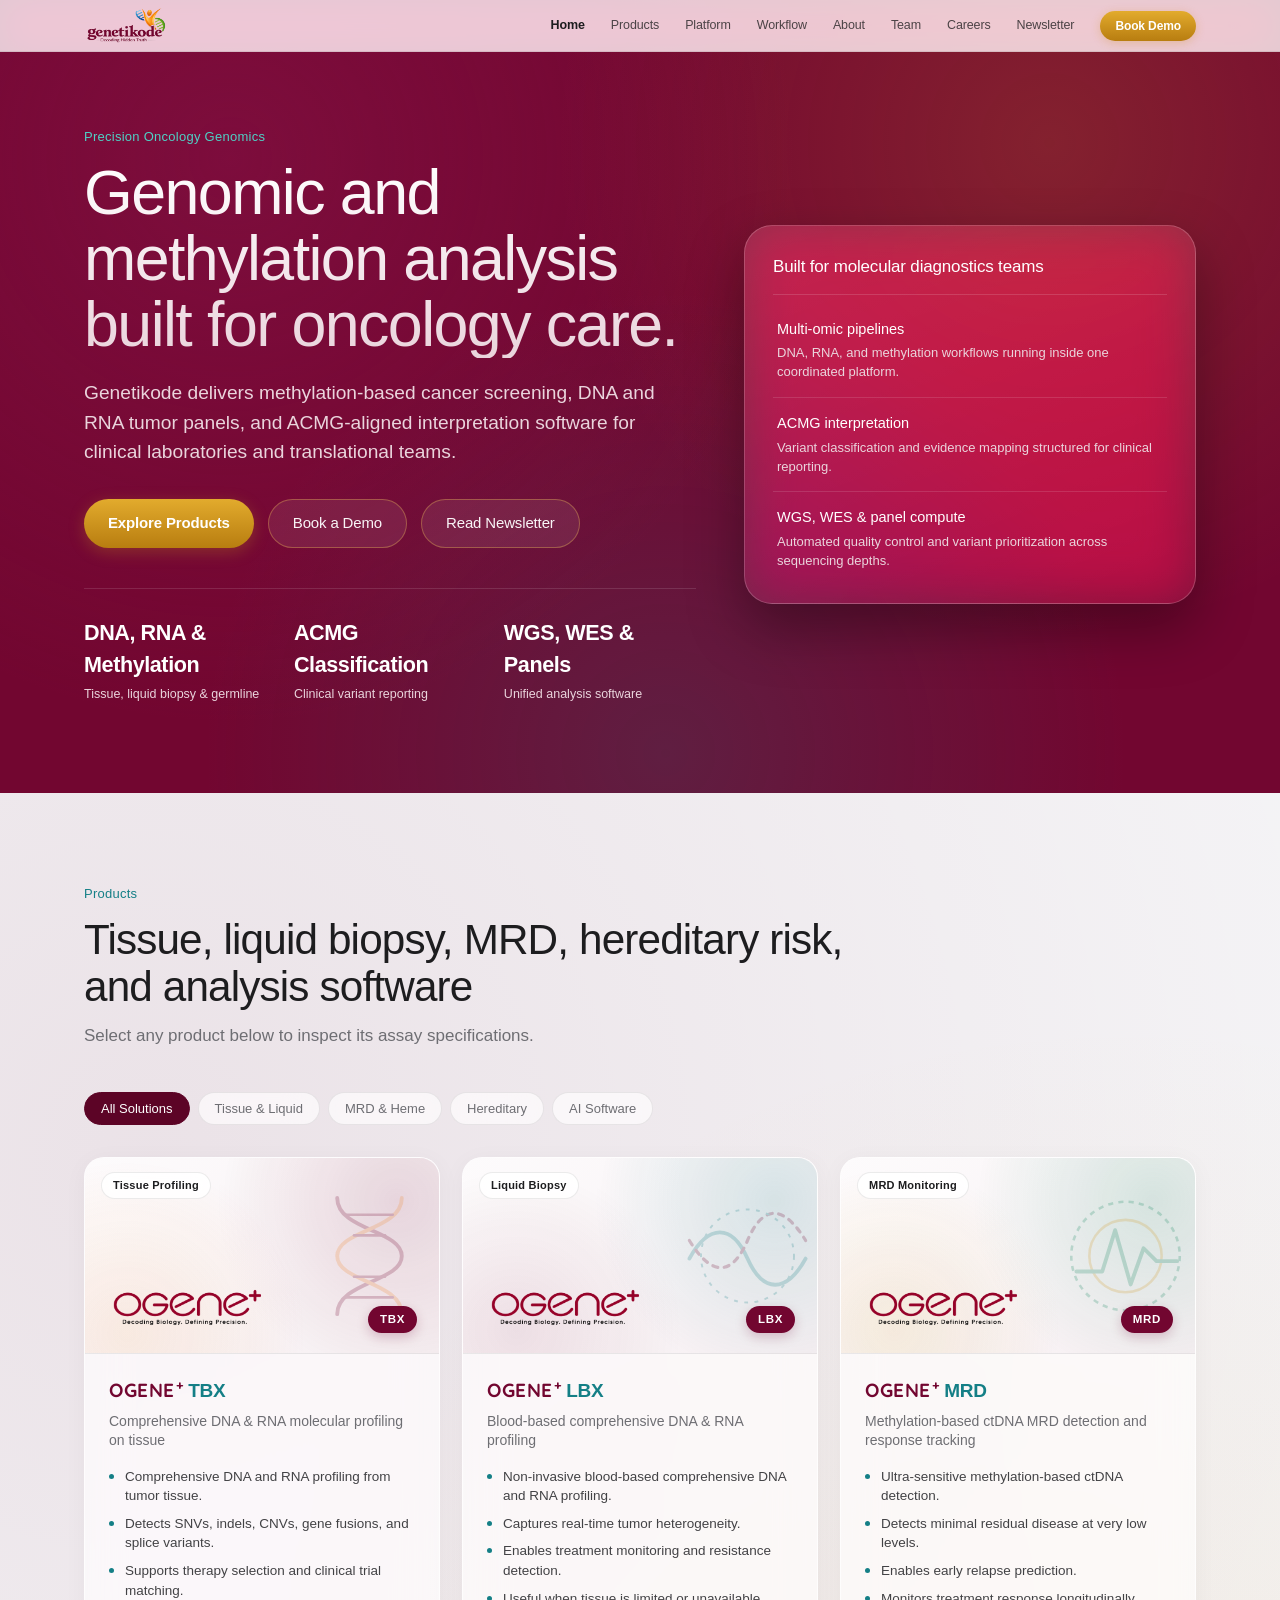
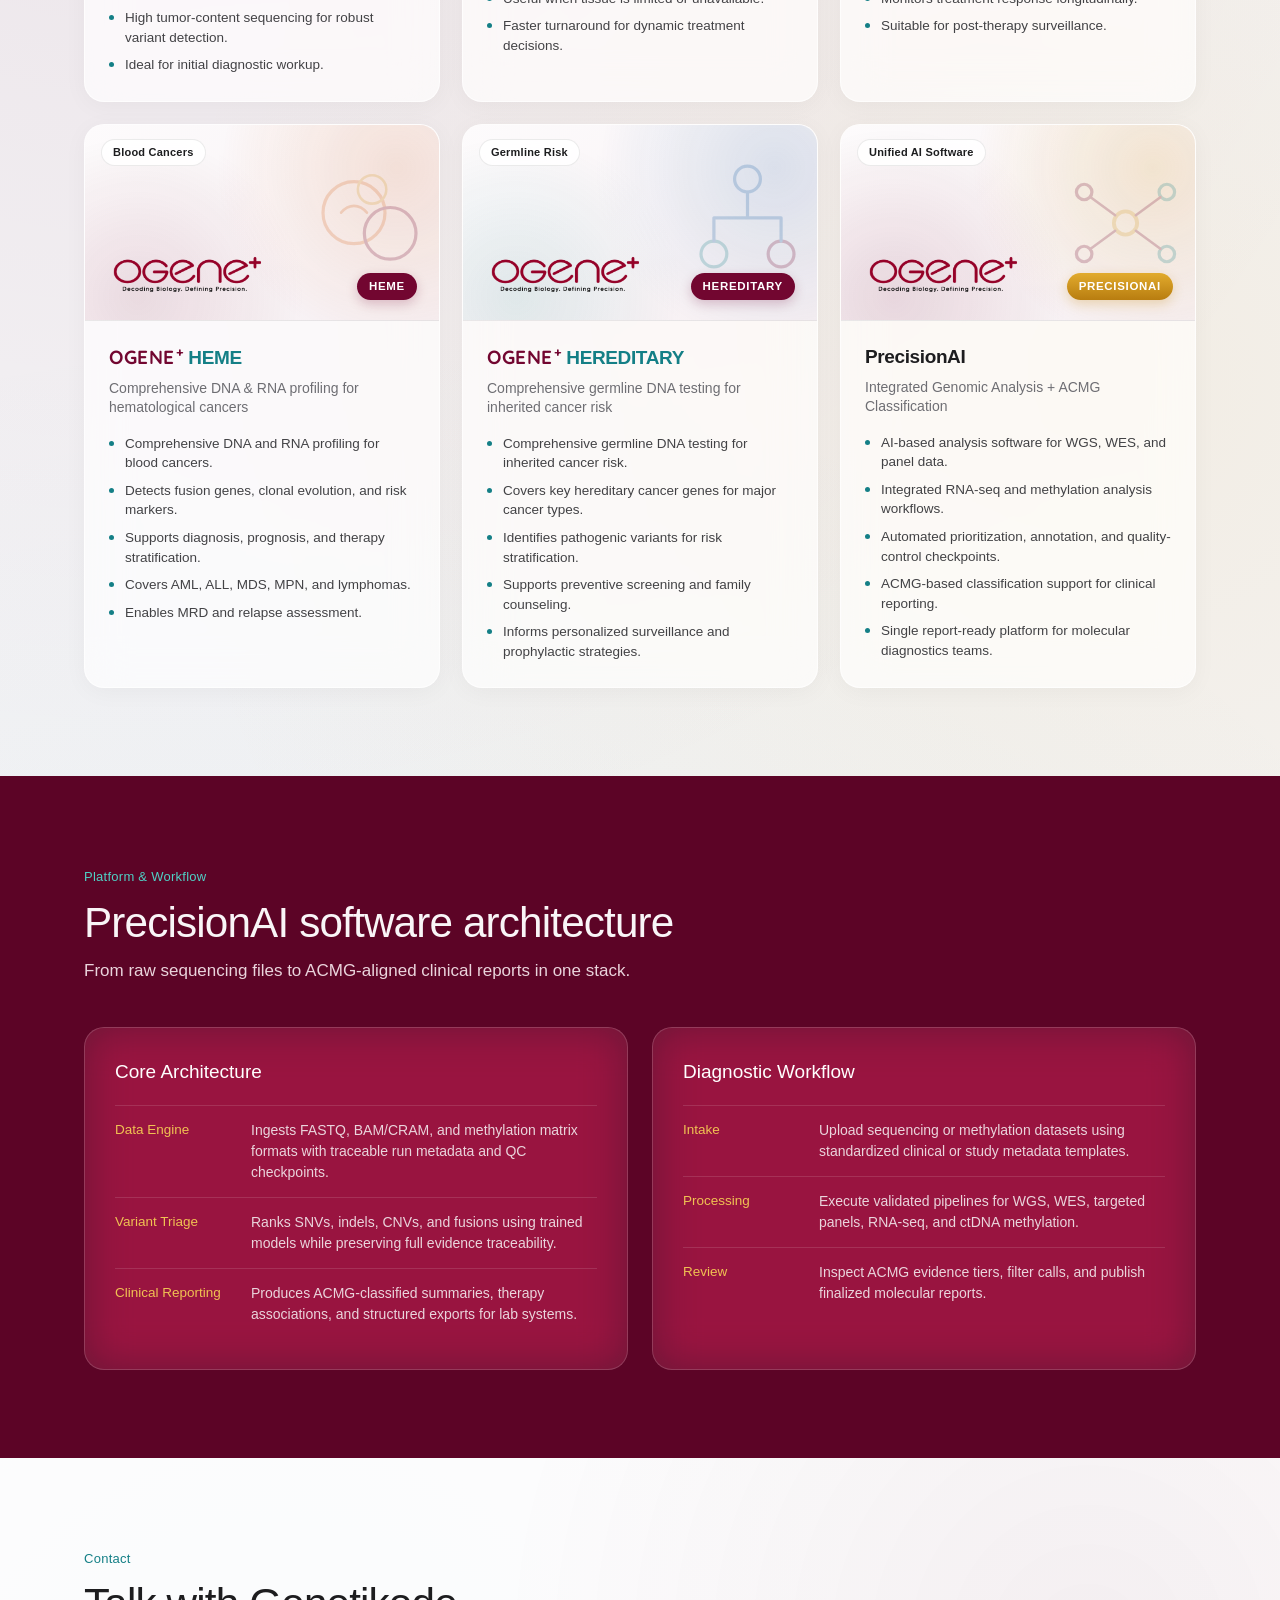
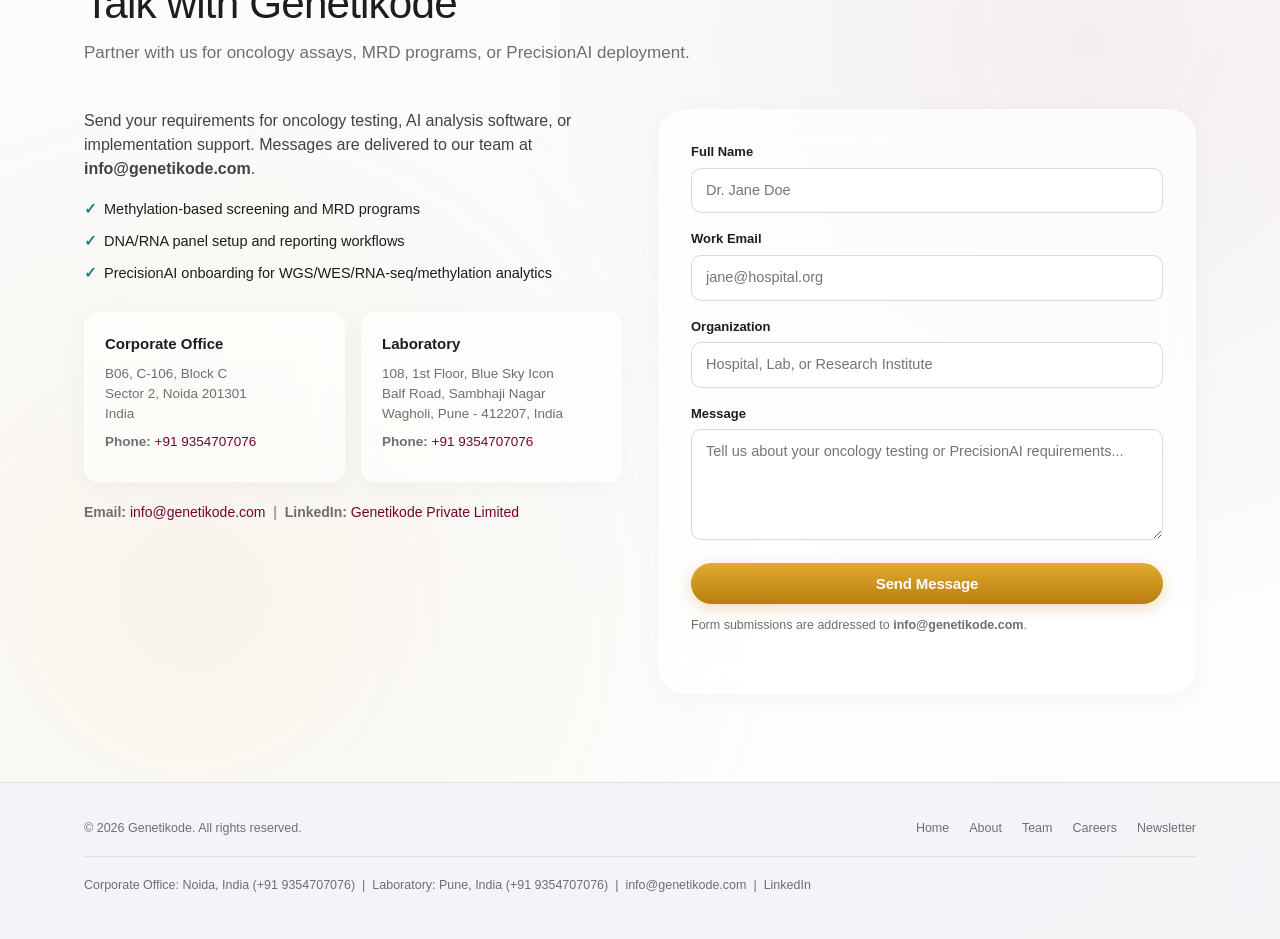
<file: index.html>
<!doctype html>
<html lang="en">
<head>
  <meta charset="utf-8">
  <meta name="viewport" content="width=device-width, initial-scale=1">
  <title>Genetikode | Precision Genomics for Cancer Care</title>
  <meta name="description" content="Genetikode delivers methylation-based cancer screening, DNA/RNA cancer panels, and AI-powered genomic analysis for clinical and translational teams.">
  <link rel="preconnect" href="https://fonts.googleapis.com">
  <link rel="preconnect" href="https://fonts.gstatic.com" crossorigin>
  <link href="https://fonts.googleapis.com/css2?family=Quicksand:wght@600;700&display=swap" rel="stylesheet">
  <link rel="stylesheet" href="styles.css">
</head>
<body>
  <header class="site-header">
    <div class="nav-inner">
      <a href="index.html" class="brand" aria-label="Genetikode home">
        <img src="assets/genetikode-logo.png" alt="Genetikode — Decoding Hidden Truth" class="brand-logo">
      </a>
      <button class="menu-toggle" type="button" aria-expanded="false" aria-controls="primary-nav" aria-label="Toggle navigation">
        <svg viewBox="0 0 24 24" fill="none" stroke="currentColor" stroke-width="2" stroke-linecap="round">
          <line x1="4" y1="7" x2="20" y2="7"></line>
          <line x1="4" y1="12" x2="20" y2="12"></line>
          <line x1="4" y1="17" x2="20" y2="17"></line>
        </svg>
      </button>
      <nav id="primary-nav" class="nav-links" aria-label="Primary navigation">
        <a href="index.html" aria-current="page">Home</a>
        <a href="#services">Products</a>
        <a href="#platform">Platform</a>
        <a href="#workflow">Workflow</a>
        <a href="about.html">About</a>
        <a href="team.html">Team</a>
        <a href="careers.html">Careers</a>
        <a href="newsletter.html">Newsletter</a>
        <a href="#contact" class="nav-cta">Book Demo</a>
      </nav>
    </div>
  </header>

  <main>
    <section class="hero">
      <div class="container hero-grid">
        <div class="hero-copy">
          <p class="eyebrow">Precision Oncology Genomics</p>
          <h1>Genomic and methylation analysis built for oncology care.</h1>
          <p class="lede">
            Genetikode delivers methylation-based cancer screening, DNA and RNA tumor panels, and ACMG-aligned
            interpretation software for clinical laboratories and translational teams.
          </p>
          <div class="hero-actions">
            <a class="btn btn-primary" href="#services">Explore Products</a>
            <a class="btn btn-secondary-dark" href="#contact">Book a Demo</a>
            <a class="btn btn-secondary-dark" href="newsletter.html">Read Newsletter</a>
          </div>
          <div class="hero-metrics">
            <div class="metric-item">
              <strong>DNA, RNA &amp; Methylation</strong>
              <span>Tissue, liquid biopsy &amp; germline</span>
            </div>
            <div class="metric-item">
              <strong>ACMG Classification</strong>
              <span>Clinical variant reporting</span>
            </div>
            <div class="metric-item">
              <strong>WGS, WES &amp; Panels</strong>
              <span>Unified analysis software</span>
            </div>
          </div>
        </div>

        <div class="hero-panel-stage">
          <aside class="hero-panel" aria-label="Platform highlights">
            <div class="hero-panel-light" aria-hidden="true"></div>
            <div class="hero-panel-head">
              <h2>Built for molecular diagnostics teams</h2>
            </div>
            <ul class="hero-panel-list">
              <li>
                <strong>Multi-omic pipelines</strong>
                <p>DNA, RNA, and methylation workflows running inside one coordinated platform.</p>
              </li>
              <li>
                <strong>ACMG interpretation</strong>
                <p>Variant classification and evidence mapping structured for clinical reporting.</p>
              </li>
              <li>
                <strong>WGS, WES &amp; panel compute</strong>
                <p>Automated quality control and variant prioritization across sequencing depths.</p>
              </li>
            </ul>
          </aside>
        </div>
      </div>
    </section>

    <section id="services" class="section">
      <div class="container">
        <div class="section-head">
          <p class="eyebrow">Products</p>
          <h2>Tissue, liquid biopsy, MRD, hereditary risk, and analysis software</h2>
          <p class="section-sub">Select any product below to inspect its assay specifications.</p>
        </div>

        <div class="filter-bar" role="tablist" aria-label="Filter products by category">
          <button class="filter-pill active" type="button" data-filter="all">All Solutions</button>
          <button class="filter-pill" type="button" data-filter="profiling">Tissue &amp; Liquid</button>
          <button class="filter-pill" type="button" data-filter="surveillance">MRD &amp; Heme</button>
          <button class="filter-pill" type="button" data-filter="germline">Hereditary</button>
          <button class="filter-pill" type="button" data-filter="software">AI Software</button>
        </div>

        <div class="products-grid">
          <article class="product-card" data-category="profiling" data-window-url="pages/ogene-tbx.html" data-window-title="OGENE⁺ TBX — Tissue Profiling" tabindex="0" role="button" aria-label="Open OGENE+ TBX Tissue Profiling">
            <figure class="product-media-wrap visual-tbx">
              <span class="media-badge">Tissue Profiling</span>
              <svg class="visual-motif" viewBox="0 0 120 120" fill="none" aria-hidden="true">
                <path d="M35 15C35 40 85 40 85 60C85 80 35 80 35 105" stroke="#720630" stroke-width="3" stroke-linecap="round"/>
                <path d="M85 15C85 40 35 40 35 60C35 80 85 80 85 105" stroke="#f08a2f" stroke-width="3" stroke-linecap="round"/>
                <line x1="42" y1="28" x2="78" y2="28" stroke="#720630" stroke-width="2" stroke-linecap="round"/>
                <line x1="48" y1="44" x2="72" y2="44" stroke="#720630" stroke-width="2" stroke-linecap="round"/>
                <line x1="48" y1="76" x2="72" y2="76" stroke="#720630" stroke-width="2" stroke-linecap="round"/>
                <line x1="42" y1="92" x2="78" y2="92" stroke="#720630" stroke-width="2" stroke-linecap="round"/>
              </svg>
              <div class="visual-brand-lockup">
                <img src="assets/ogene-logo.png" alt="OGene+ — Decoding Biology. Defining Precision." class="visual-logo" loading="lazy">
                <span class="visual-variant-tag">TBX</span>
              </div>
            </figure>
            <div class="product-copy">
              <h3 class="product-title"><span class="product-brand ogene-brand">OGENE<sup class="ogene-plus">+</sup></span> <span class="product-variant">TBX</span></h3>
              <p class="product-subtitle">Comprehensive DNA &amp; RNA molecular profiling on tissue</p>
              <ul class="product-details">
                <li>Comprehensive DNA and RNA profiling from tumor tissue.</li>
                <li>Detects SNVs, indels, CNVs, gene fusions, and splice variants.</li>
                <li>Supports therapy selection and clinical trial matching.</li>
                <li>High tumor-content sequencing for robust variant detection.</li>
                <li>Ideal for initial diagnostic workup.</li>
              </ul>
            </div>
          </article>

          <article class="product-card" data-category="profiling" data-window-url="pages/ogene-lbx.html" data-window-title="OGENE⁺ LBX — Liquid Biopsy" tabindex="0" role="button" aria-label="Open OGENE+ LBX Liquid Biopsy">
            <figure class="product-media-wrap visual-lbx">
              <span class="media-badge">Liquid Biopsy</span>
              <svg class="visual-motif" viewBox="0 0 120 120" fill="none" aria-hidden="true">
                <path d="M15 62C30 35 48 35 60 62C72 89 90 89 105 62" stroke="#147f86" stroke-width="3" stroke-linecap="round"/>
                <path d="M15 48C32 76 48 76 60 48C72 20 88 20 105 48" stroke="#720630" stroke-width="2.5" stroke-linecap="round" stroke-dasharray="4 5"/>
                <circle cx="60" cy="60" r="36" stroke="#147f86" stroke-width="1.5" stroke-dasharray="3 5"/>
              </svg>
              <div class="visual-brand-lockup">
                <img src="assets/ogene-logo.png" alt="OGene+ — Decoding Biology. Defining Precision." class="visual-logo" loading="lazy">
                <span class="visual-variant-tag">LBX</span>
              </div>
            </figure>
            <div class="product-copy">
              <h3 class="product-title"><span class="product-brand ogene-brand">OGENE<sup class="ogene-plus">+</sup></span> <span class="product-variant">LBX</span></h3>
              <p class="product-subtitle">Blood-based comprehensive DNA &amp; RNA profiling</p>
              <ul class="product-details">
                <li>Non-invasive blood-based comprehensive DNA and RNA profiling.</li>
                <li>Captures real-time tumor heterogeneity.</li>
                <li>Enables treatment monitoring and resistance detection.</li>
                <li>Useful when tissue is limited or unavailable.</li>
                <li>Faster turnaround for dynamic treatment decisions.</li>
              </ul>
            </div>
          </article>

          <article class="product-card" data-category="surveillance" data-window-title="OGENE⁺ MRD — MRD Monitoring" tabindex="0" role="button" aria-label="Open OGENE+ MRD Monitoring">
            <figure class="product-media-wrap visual-mrd">
              <span class="media-badge">MRD Monitoring</span>
              <svg class="visual-motif" viewBox="0 0 120 120" fill="none" aria-hidden="true">
                <circle cx="60" cy="60" r="42" stroke="#10845c" stroke-width="2" stroke-dasharray="4 4"/>
                <circle cx="60" cy="60" r="28" stroke="#d49b27" stroke-width="2"/>
                <path d="M22 72L42 72L52 40L64 82L74 54L84 64L100 64" stroke="#10845c" stroke-width="3" stroke-linecap="round" stroke-linejoin="round"/>
              </svg>
              <div class="visual-brand-lockup">
                <img src="assets/ogene-logo.png" alt="OGene+ — Decoding Biology. Defining Precision." class="visual-logo" loading="lazy">
                <span class="visual-variant-tag">MRD</span>
              </div>
            </figure>
            <div class="product-copy">
              <h3 class="product-title"><span class="product-brand ogene-brand">OGENE<sup class="ogene-plus">+</sup></span> <span class="product-variant">MRD</span></h3>
              <p class="product-subtitle">Methylation-based ctDNA MRD detection and response tracking</p>
              <ul class="product-details">
                <li>Ultra-sensitive methylation-based ctDNA detection.</li>
                <li>Detects minimal residual disease at very low levels.</li>
                <li>Enables early relapse prediction.</li>
                <li>Monitors treatment response longitudinally.</li>
                <li>Suitable for post-therapy surveillance.</li>
              </ul>
            </div>
          </article>

          <article class="product-card" data-category="surveillance" data-window-title="OGENE⁺ HEME — Blood Cancers" tabindex="0" role="button" aria-label="Open OGENE+ HEME Blood Cancers">
            <figure class="product-media-wrap visual-heme">
              <span class="media-badge">Blood Cancers</span>
              <svg class="visual-motif" viewBox="0 0 120 120" fill="none" aria-hidden="true">
                <circle cx="48" cy="52" r="24" stroke="#d96b27" stroke-width="2.5"/>
                <circle cx="76" cy="68" r="20" stroke="#720630" stroke-width="2.5"/>
                <circle cx="62" cy="34" r="11" stroke="#d49b27" stroke-width="2"/>
                <path d="M38 52C44 45 52 45 58 52" stroke="#d96b27" stroke-width="2" stroke-linecap="round"/>
              </svg>
              <div class="visual-brand-lockup">
                <img src="assets/ogene-logo.png" alt="OGene+ — Decoding Biology. Defining Precision." class="visual-logo" loading="lazy">
                <span class="visual-variant-tag">HEME</span>
              </div>
            </figure>
            <div class="product-copy">
              <h3 class="product-title"><span class="product-brand ogene-brand">OGENE<sup class="ogene-plus">+</sup></span> <span class="product-variant">HEME</span></h3>
              <p class="product-subtitle">Comprehensive DNA &amp; RNA profiling for hematological cancers</p>
              <ul class="product-details">
                <li>Comprehensive DNA and RNA profiling for blood cancers.</li>
                <li>Detects fusion genes, clonal evolution, and risk markers.</li>
                <li>Supports diagnosis, prognosis, and therapy stratification.</li>
                <li>Covers AML, ALL, MDS, MPN, and lymphomas.</li>
                <li>Enables MRD and relapse assessment.</li>
              </ul>
            </div>
          </article>

          <article class="product-card" data-category="germline" data-window-title="OGENE⁺ HEREDITARY — Germline Risk" tabindex="0" role="button" aria-label="Open OGENE+ HEREDITARY Germline Risk">
            <figure class="product-media-wrap visual-hereditary">
              <span class="media-badge">Germline Risk</span>
              <svg class="visual-motif" viewBox="0 0 120 120" fill="none" aria-hidden="true">
                <circle cx="60" cy="26" r="10" stroke="#1e62a6" stroke-width="2.5"/>
                <circle cx="34" cy="84" r="10" stroke="#147f86" stroke-width="2.5"/>
                <circle cx="86" cy="84" r="10" stroke="#720630" stroke-width="2.5"/>
                <path d="M60 36V56M60 56H34V74M60 56H86V74" stroke="#1e62a6" stroke-width="2.5" stroke-linecap="round" stroke-linejoin="round"/>
              </svg>
              <div class="visual-brand-lockup">
                <img src="assets/ogene-logo.png" alt="OGene+ — Decoding Biology. Defining Precision." class="visual-logo" loading="lazy">
                <span class="visual-variant-tag">HEREDITARY</span>
              </div>
            </figure>
            <div class="product-copy">
              <h3 class="product-title"><span class="product-brand ogene-brand">OGENE<sup class="ogene-plus">+</sup></span> <span class="product-variant">HEREDITARY</span></h3>
              <p class="product-subtitle">Comprehensive germline DNA testing for inherited cancer risk</p>
              <ul class="product-details">
                <li>Comprehensive germline DNA testing for inherited cancer risk.</li>
                <li>Covers key hereditary cancer genes for major cancer types.</li>
                <li>Identifies pathogenic variants for risk stratification.</li>
                <li>Supports preventive screening and family counseling.</li>
                <li>Informs personalized surveillance and prophylactic strategies.</li>
              </ul>
            </div>
          </article>

          <article class="product-card" data-category="software" data-window-title="PrecisionAI — Unified AI Software" tabindex="0" role="button" aria-label="Open PrecisionAI Unified AI Software">
            <figure class="product-media-wrap visual-ai">
              <span class="media-badge">Unified AI Software</span>
              <svg class="visual-motif" viewBox="0 0 120 120" fill="none" aria-hidden="true">
                <circle cx="28" cy="36" r="6" stroke="#720630" stroke-width="2.5"/>
                <circle cx="28" cy="84" r="6" stroke="#720630" stroke-width="2.5"/>
                <circle cx="60" cy="60" r="9" stroke="#d49b27" stroke-width="3"/>
                <circle cx="92" cy="36" r="6" stroke="#147f86" stroke-width="2.5"/>
                <circle cx="92" cy="84" r="6" stroke="#147f86" stroke-width="2.5"/>
                <path d="M33 40L52 54M33 80L52 66M68 54L87 40M68 66L87 80" stroke="#720630" stroke-width="2" stroke-linecap="round"/>
              </svg>
              <div class="visual-brand-lockup">
                <img src="assets/ogene-logo.png" alt="OGene+ — Decoding Biology. Defining Precision." class="visual-logo" loading="lazy">
                <span class="visual-variant-tag is-gold">PrecisionAI</span>
              </div>
            </figure>
            <div class="product-copy">
              <h3 class="product-title"><span class="product-brand">PrecisionAI</span></h3>
              <p class="product-subtitle">Integrated Genomic Analysis + ACMG Classification</p>
              <ul class="product-details">
                <li>AI-based analysis software for WGS, WES, and panel data.</li>
                <li>Integrated RNA-seq and methylation analysis workflows.</li>
                <li>Automated prioritization, annotation, and quality-control checkpoints.</li>
                <li>ACMG-based classification support for clinical reporting.</li>
                <li>Single report-ready platform for molecular diagnostics teams.</li>
              </ul>
            </div>
          </article>
        </div>
      </div>
    </section>

    <section id="platform" class="section section-dark">
      <div class="container">
        <div class="section-head">
          <p class="eyebrow">Platform &amp; Workflow</p>
          <h2>PrecisionAI software architecture</h2>
          <p class="section-sub">From raw sequencing files to ACMG-aligned clinical reports in one stack.</p>
        </div>

        <div class="platform-split">
          <div class="platform-panel">
            <h3>Core Architecture</h3>
            <dl class="spec-list">
              <div class="spec-row">
                <dt>Data Engine</dt>
                <dd>Ingests FASTQ, BAM/CRAM, and methylation matrix formats with traceable run metadata and QC checkpoints.</dd>
              </div>
              <div class="spec-row">
                <dt>Variant Triage</dt>
                <dd>Ranks SNVs, indels, CNVs, and fusions using trained models while preserving full evidence traceability.</dd>
              </div>
              <div class="spec-row">
                <dt>Clinical Reporting</dt>
                <dd>Produces ACMG-classified summaries, therapy associations, and structured exports for lab systems.</dd>
              </div>
            </dl>
          </div>

          <div id="workflow" class="platform-panel">
            <h3>Diagnostic Workflow</h3>
            <dl class="spec-list">
              <div class="spec-row">
                <dt>Intake</dt>
                <dd>Upload sequencing or methylation datasets using standardized clinical or study metadata templates.</dd>
              </div>
              <div class="spec-row">
                <dt>Processing</dt>
                <dd>Execute validated pipelines for WGS, WES, targeted panels, RNA-seq, and ctDNA methylation.</dd>
              </div>
              <div class="spec-row">
                <dt>Review</dt>
                <dd>Inspect ACMG evidence tiers, filter calls, and publish finalized molecular reports.</dd>
              </div>
            </dl>
          </div>
        </div>
      </div>
    </section>

    <section id="contact" class="section section-white">
      <div class="container">
        <div class="section-head">
          <p class="eyebrow">Contact</p>
          <h2>Talk with Genetikode</h2>
          <p class="section-sub">Partner with us for oncology assays, MRD programs, or PrecisionAI deployment.</p>
        </div>

        <div class="contact-layout">
          <div class="contact-copy">
            <p>
              Send your requirements for oncology testing, AI analysis software, or implementation support.
              Messages are delivered to our team at <strong>info@genetikode.com</strong>.
            </p>
            <ul class="contact-points">
              <li>Methylation-based screening and MRD programs</li>
              <li>DNA/RNA panel setup and reporting workflows</li>
              <li>PrecisionAI onboarding for WGS/WES/RNA-seq/methylation analytics</li>
            </ul>
            <div class="address-grid">
              <article class="address-card">
                <h3>Corporate Office</h3>
                <p>B06, C-106, Block C<br>Sector 2, Noida 201301<br>India</p>
                <p><strong>Phone:</strong> <a href="tel:+919354707076">+91 9354707076</a></p>
              </article>
              <article class="address-card">
                <h3>Laboratory</h3>
                <p>108, 1st Floor, Blue Sky Icon<br>Balf Road, Sambhaji Nagar<br>Wagholi, Pune - 412207, India</p>
                <p><strong>Phone:</strong> <a href="tel:+919354707076">+91 9354707076</a></p>
              </article>
            </div>
            <p class="contact-email-line">
              <strong>Email:</strong> <a href="mailto:info@genetikode.com">info@genetikode.com</a>
              &nbsp;|&nbsp;
              <strong>LinkedIn:</strong> <a href="https://www.linkedin.com/company/genetikode-private-limited/?viewAsMember=true" target="_blank" rel="noopener noreferrer">Genetikode Private Limited</a>
            </p>
          </div>

          <form id="contact-form" class="contact-form" action="mailto:info@genetikode.com" method="post" enctype="text/plain">
            <div class="form-group">
              <label for="contact-name">Full Name</label>
              <input id="contact-name" name="name" type="text" autocomplete="name" placeholder="Dr. Jane Doe" required>
            </div>
            <div class="form-group">
              <label for="contact-email">Work Email</label>
              <input id="contact-email" name="email" type="email" autocomplete="email" placeholder="jane@hospital.org" required>
            </div>
            <div class="form-group">
              <label for="contact-organization">Organization</label>
              <input id="contact-organization" name="organization" type="text" autocomplete="organization" placeholder="Hospital, Lab, or Research Institute">
            </div>
            <div class="form-group">
              <label for="contact-message">Message</label>
              <textarea id="contact-message" name="message" rows="4" placeholder="Tell us about your oncology testing or PrecisionAI requirements..." required></textarea>
            </div>
            <button class="btn btn-primary" type="submit" style="width: 100%;">Send Message</button>
            <p class="form-note">Form submissions are addressed to <strong>info@genetikode.com</strong>.</p>
            <p class="form-status" aria-live="polite"></p>
          </form>
        </div>
      </div>
    </section>
  </main>

  <footer class="site-footer">
    <div class="container">
      <div class="footer-top">
        <p style="margin: 0;">© <span id="year"></span> Genetikode. All rights reserved.</p>
        <div class="footer-links">
          <a href="index.html">Home</a>
          <a href="about.html">About</a>
          <a href="team.html">Team</a>
          <a href="careers.html">Careers</a>
          <a href="newsletter.html">Newsletter</a>
        </div>
      </div>
      <p class="footer-contact-line">
        Corporate Office: Noida, India (<a href="tel:+919354707076">+91 9354707076</a>) &nbsp;|&nbsp;
        Laboratory: Pune, India (<a href="tel:+919354707076">+91 9354707076</a>) &nbsp;|&nbsp;
        <a href="mailto:info@genetikode.com">info@genetikode.com</a> &nbsp;|&nbsp;
        <a href="https://www.linkedin.com/company/genetikode-private-limited/?viewAsMember=true" target="_blank" rel="noopener noreferrer">LinkedIn</a>
      </p>
    </div>
  </footer>

  <!-- Windows OS Window Modal -->
  <div id="win-overlay" class="win-overlay" role="dialog" aria-modal="true" aria-labelledby="win-title" aria-hidden="true">
    <div id="win-window" class="win-window">
      <div id="win-titlebar" class="win-titlebar">
        <div class="win-titlebar-left">
          <span class="win-app-icon">O+</span>
          <span id="win-title" class="win-title">OGENE⁺ Viewer</span>
        </div>
        <div class="win-controls">
          <button type="button" class="win-ctrl-btn win-minimize" aria-label="Minimize window" title="Minimize">
            <svg width="12" height="12" viewBox="0 0 12 12" fill="none" stroke="currentColor" stroke-width="1.2">
              <line x1="2" y1="6" x2="10" y2="6"></line>
            </svg>
          </button>
          <button type="button" class="win-ctrl-btn win-maximize" aria-label="Maximize window" title="Maximize">
            <svg width="11" height="11" viewBox="0 0 12 12" fill="none" stroke="currentColor" stroke-width="1.2">
              <rect x="2" y="2" width="8" height="8"></rect>
            </svg>
          </button>
          <button type="button" class="win-ctrl-btn win-close" aria-label="Close window" title="Close">
            <svg width="12" height="12" viewBox="0 0 12 12" fill="none" stroke="currentColor" stroke-width="1.3">
              <line x1="2.5" y1="2.5" x2="9.5" y2="9.5"></line>
              <line x1="9.5" y1="2.5" x2="2.5" y2="9.5"></line>
            </svg>
          </button>
        </div>
      </div>
      <div class="win-body">
        <iframe id="win-iframe" class="win-iframe" title="Product interactive view"></iframe>
        <div id="win-detail-view" class="win-detail-view"></div>
      </div>
    </div>
  </div>

  <script src="script.js"></script>
</body>
</html>
</file>
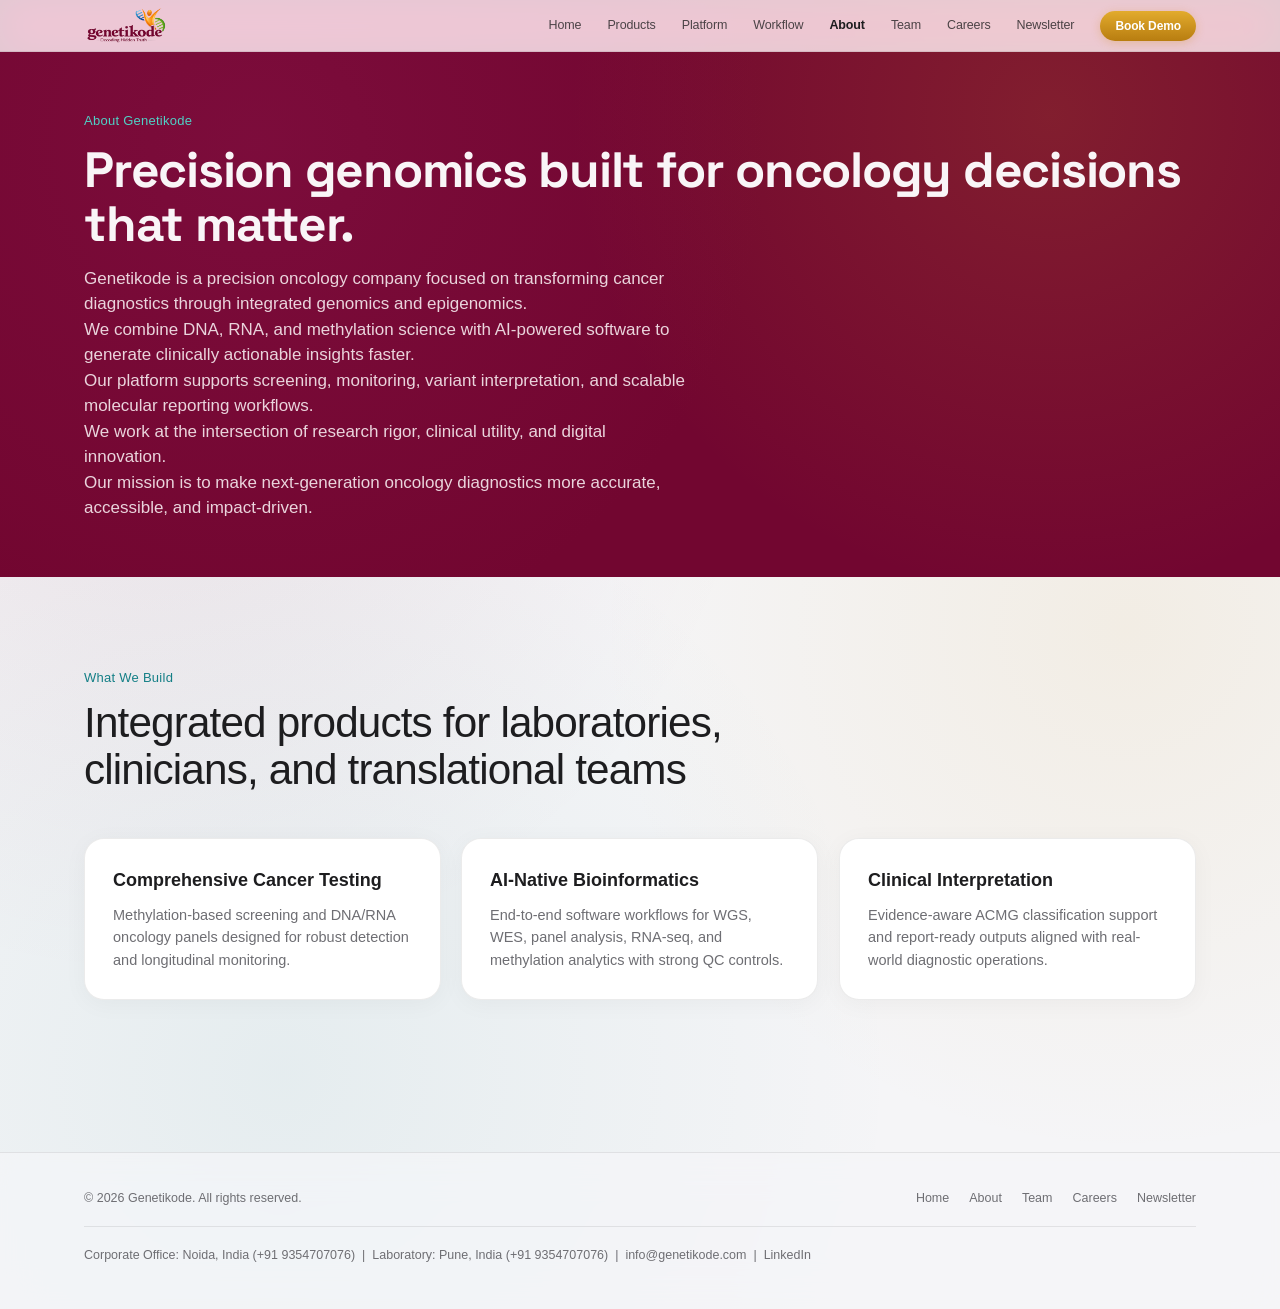
<file: about.html>
<!doctype html>
<html lang="en">
<head>
  <meta charset="utf-8">
  <meta name="viewport" content="width=device-width, initial-scale=1">
  <title>About Genetikode | Precision Oncology and Genomics</title>
  <meta name="description" content="Learn about Genetikode's mission to advance precision oncology with genomics, methylation science, and AI-native diagnostics.">
  <link rel="preconnect" href="https://fonts.googleapis.com">
  <link rel="preconnect" href="https://fonts.gstatic.com" crossorigin>
  <link href="https://fonts.googleapis.com/css2?family=Inter:wght@400;500;600;700&family=Space+Grotesk:wght@600;700&display=swap" rel="stylesheet">
  <link rel="stylesheet" href="styles.css">
</head>
<body>
  <header class="site-header">
    <div class="nav-inner">
      <a href="index.html" class="brand" aria-label="Genetikode home">
        <img src="assets/genetikode-logo.png" alt="Genetikode — Decoding Hidden Truth" class="brand-logo">
      </a>
      <button class="menu-toggle" type="button" aria-expanded="false" aria-controls="primary-nav" aria-label="Toggle navigation">
        <svg viewBox="0 0 24 24" fill="none" stroke="currentColor" stroke-width="2" stroke-linecap="round">
          <line x1="4" y1="7" x2="20" y2="7"></line>
          <line x1="4" y1="12" x2="20" y2="12"></line>
          <line x1="4" y1="17" x2="20" y2="17"></line>
        </svg>
      </button>
      <nav id="primary-nav" class="nav-links" aria-label="Primary navigation">
        <a href="index.html">Home</a>
        <a href="index.html#services">Products</a>
        <a href="index.html#platform">Platform</a>
        <a href="index.html#workflow">Workflow</a>
        <a href="about.html" aria-current="page">About</a>
        <a href="team.html">Team</a>
        <a href="careers.html">Careers</a>
        <a href="newsletter.html">Newsletter</a>
        <a href="index.html#contact" class="nav-cta">Book Demo</a>
      </nav>
    </div>
  </header>
  <main>
      <section class="page-hero">
      <div class="container">
        <div class="hero-copy">
          <p class="eyebrow">About Genetikode</p>
          <h1>Precision genomics built for oncology decisions that matter.</h1>
          <p class="lede">
            Genetikode is a precision oncology company focused on transforming cancer diagnostics through integrated genomics and epigenomics.<br>
            We combine DNA, RNA, and methylation science with AI-powered software to generate clinically actionable insights faster.<br>
            Our platform supports screening, monitoring, variant interpretation, and scalable molecular reporting workflows.<br>
            We work at the intersection of research rigor, clinical utility, and digital innovation.<br>
            Our mission is to make next-generation oncology diagnostics more accurate, accessible, and impact-driven.
          </p>
        </div>
            </div>
    </section>

      <section class="section reveal">
      <div class="container">
        <div class="section-head">
          <p class="eyebrow">What We Build</p>
          <h2>Integrated products for laboratories, clinicians, and translational teams</h2>
        </div>
        <div class="platform-columns">
          <article class="platform-card">
            <h3>Comprehensive Cancer Testing</h3>
            <p>Methylation-based screening and DNA/RNA oncology panels designed for robust detection and longitudinal monitoring.</p>
          </article>
          <article class="platform-card">
            <h3>AI-Native Bioinformatics</h3>
            <p>End-to-end software workflows for WGS, WES, panel analysis, RNA-seq, and methylation analytics with strong QC controls.</p>
          </article>
          <article class="platform-card">
            <h3>Clinical Interpretation</h3>
            <p>Evidence-aware ACMG classification support and report-ready outputs aligned with real-world diagnostic operations.</p>
          </article>
        </div>
            </div>
    </section>
      </main>
  <footer class="site-footer">
    <div class="container">
      <div class="footer-top">
        <p style="margin: 0;">© <span id="year"></span> Genetikode. All rights reserved.</p>
        <div class="footer-links">
          <a href="index.html">Home</a>
          <a href="about.html">About</a>
          <a href="team.html">Team</a>
          <a href="careers.html">Careers</a>
          <a href="newsletter.html">Newsletter</a>
        </div>
      </div>
      <p class="footer-contact-line">
        Corporate Office: Noida, India (<a href="tel:+919354707076">+91 9354707076</a>) &nbsp;|&nbsp;
        Laboratory: Pune, India (<a href="tel:+919354707076">+91 9354707076</a>) &nbsp;|&nbsp;
        <a href="mailto:info@genetikode.com">info@genetikode.com</a> &nbsp;|&nbsp;
        <a href="https://www.linkedin.com/company/genetikode-private-limited/?viewAsMember=true" target="_blank" rel="noopener noreferrer">LinkedIn</a>
      </p>
    </div>
  </footer>
  <script src="script.js"></script>
</body>
</html>
</file>
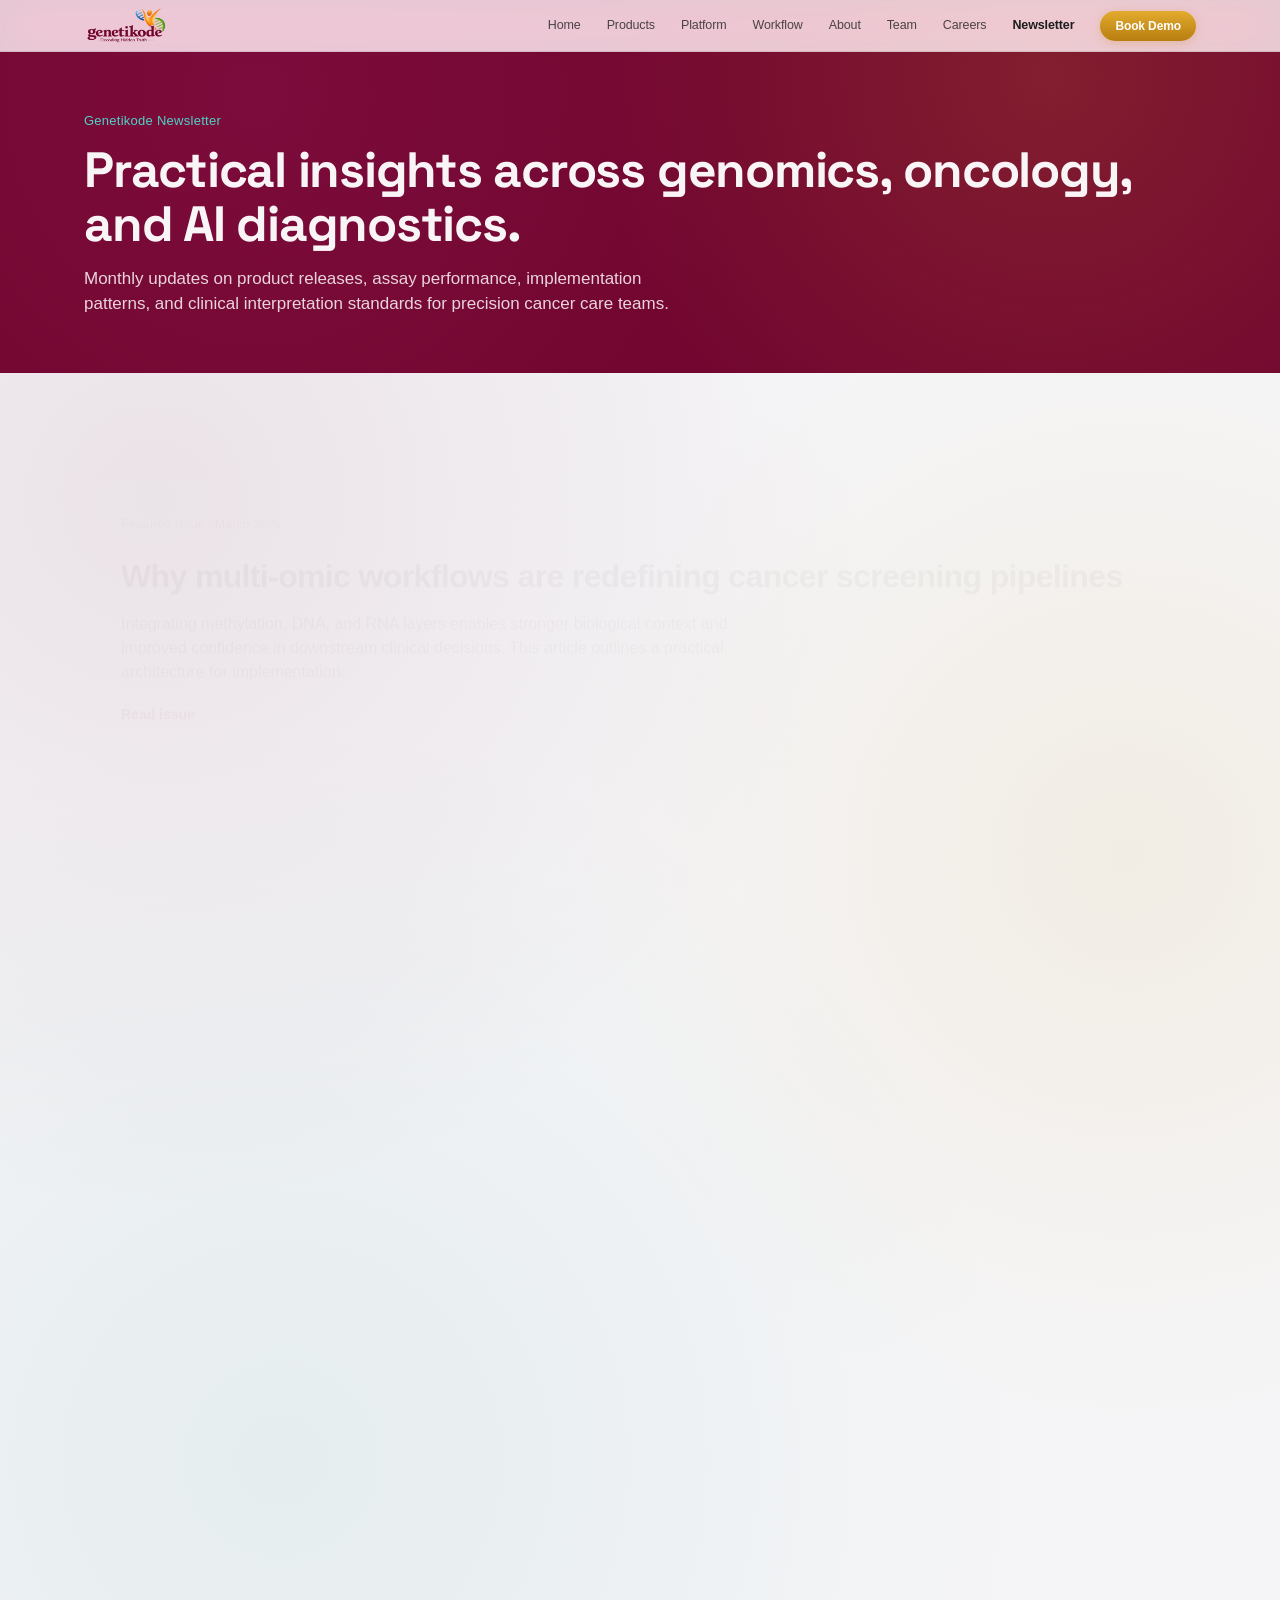
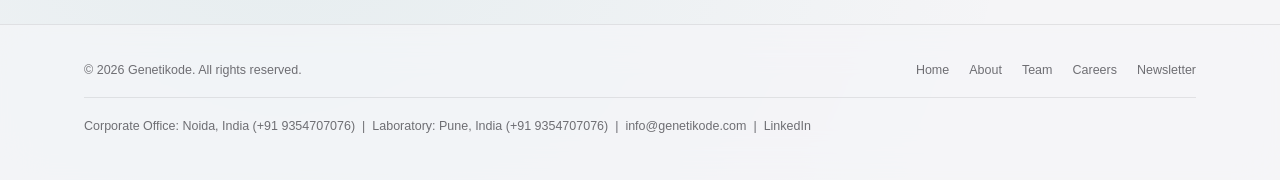
<file: blog.html>
<!doctype html>
<html lang="en">
<head>
  <meta charset="utf-8">
  <meta name="viewport" content="width=device-width, initial-scale=1">
  <title>Genetikode Newsletter</title>
  <meta http-equiv="refresh" content="0; url=newsletter.html">
  <link rel="canonical" href="newsletter.html">
</head>
<body>
  <p>Page moved to <a href="newsletter.html">Newsletter</a>.</p>
</body>
</html>
</file>
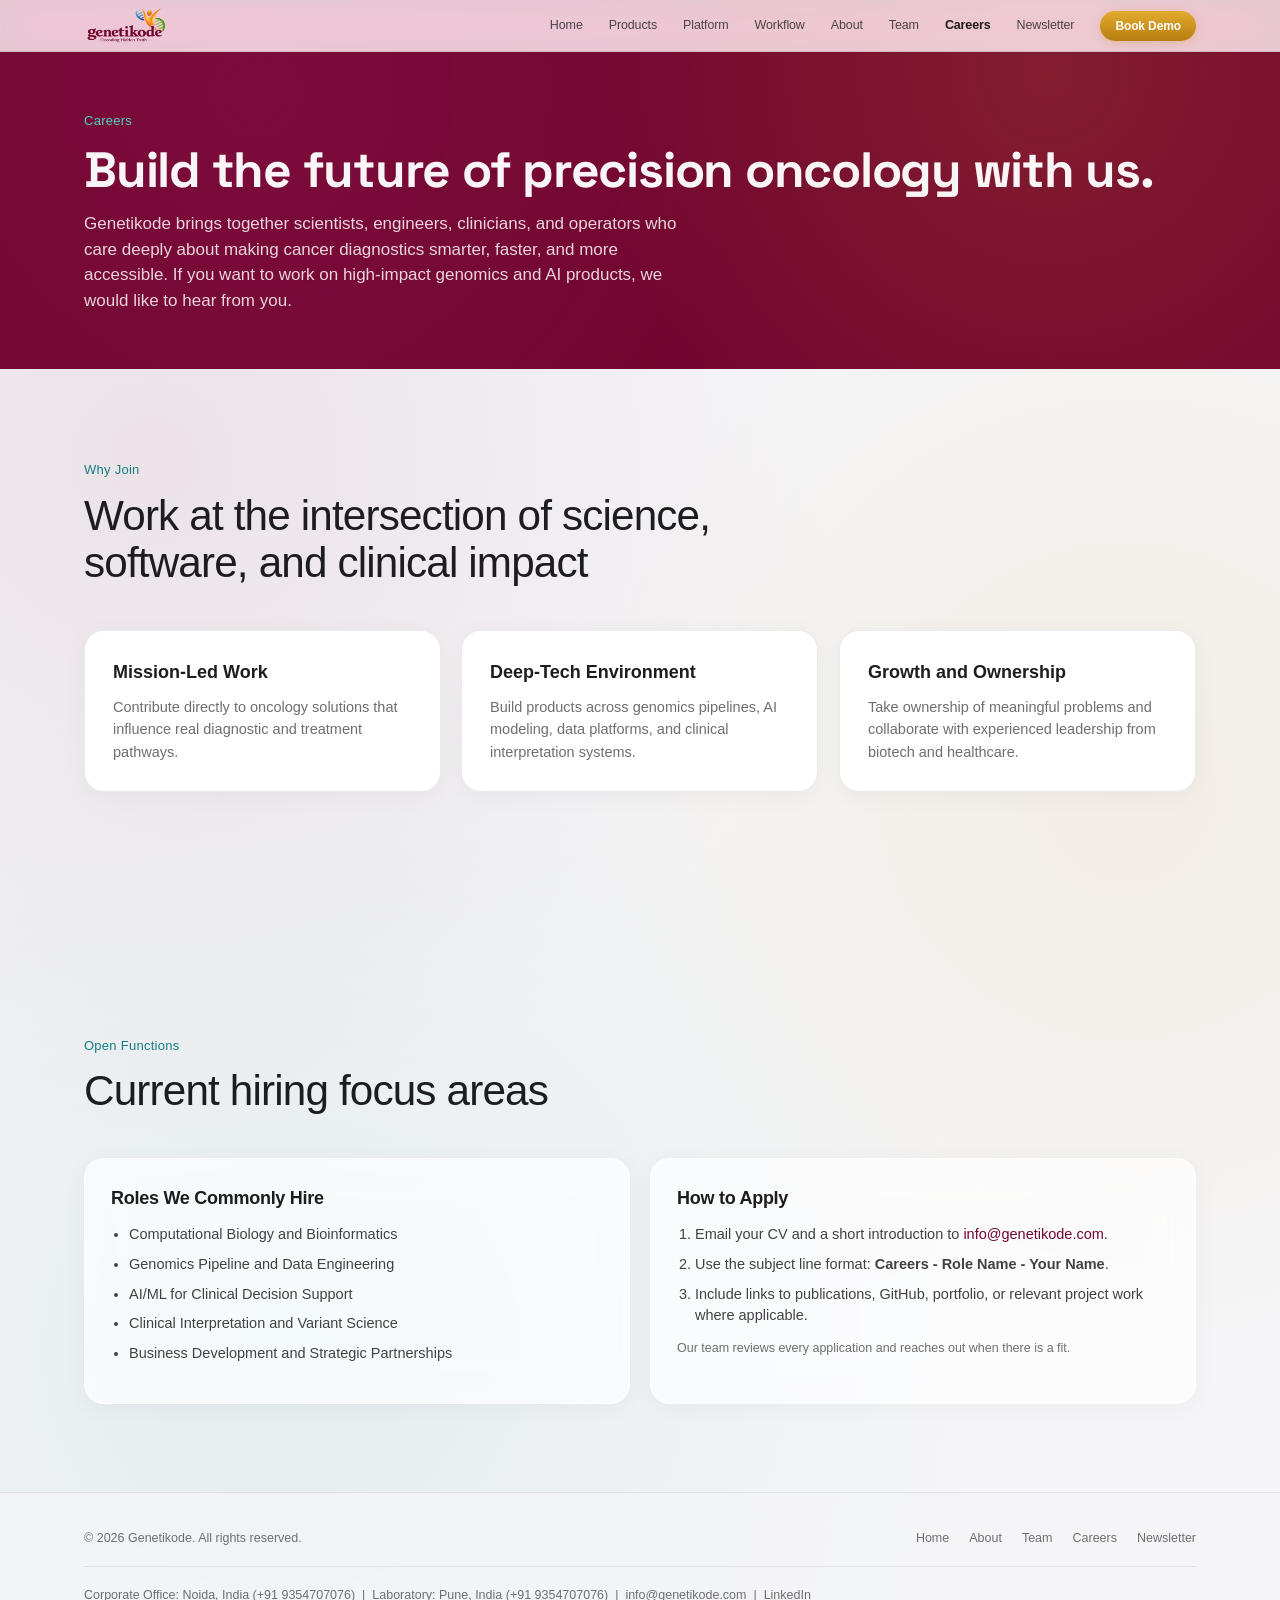
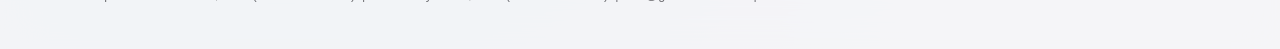
<file: careers.html>
<!doctype html>
<html lang="en">
<head>
  <meta charset="utf-8">
  <meta name="viewport" content="width=device-width, initial-scale=1">
  <title>Careers | Join Genetikode</title>
  <meta name="description" content="Join Genetikode to build precision oncology diagnostics across genomics, methylation science, and AI-driven clinical software.">
  <link rel="preconnect" href="https://fonts.googleapis.com">
  <link rel="preconnect" href="https://fonts.gstatic.com" crossorigin>
  <link href="https://fonts.googleapis.com/css2?family=Inter:wght@400;500;600;700&family=Space+Grotesk:wght@600;700&display=swap" rel="stylesheet">
  <link rel="stylesheet" href="styles.css">
</head>
<body>
  <header class="site-header">
    <div class="nav-inner">
      <a href="index.html" class="brand" aria-label="Genetikode home">
        <img src="assets/genetikode-logo.png" alt="Genetikode — Decoding Hidden Truth" class="brand-logo">
      </a>
      <button class="menu-toggle" type="button" aria-expanded="false" aria-controls="primary-nav" aria-label="Toggle navigation">
        <svg viewBox="0 0 24 24" fill="none" stroke="currentColor" stroke-width="2" stroke-linecap="round">
          <line x1="4" y1="7" x2="20" y2="7"></line>
          <line x1="4" y1="12" x2="20" y2="12"></line>
          <line x1="4" y1="17" x2="20" y2="17"></line>
        </svg>
      </button>
      <nav id="primary-nav" class="nav-links" aria-label="Primary navigation">
        <a href="index.html">Home</a>
        <a href="index.html#services">Products</a>
        <a href="index.html#platform">Platform</a>
        <a href="index.html#workflow">Workflow</a>
        <a href="about.html">About</a>
        <a href="team.html">Team</a>
        <a href="careers.html" aria-current="page">Careers</a>
        <a href="newsletter.html">Newsletter</a>
        <a href="index.html#contact" class="nav-cta">Book Demo</a>
      </nav>
    </div>
  </header>
  <main>
      <section class="page-hero">
      <div class="container">
        <div class="hero-copy">
          <p class="eyebrow">Careers</p>
          <h1>Build the future of precision oncology with us.</h1>
          <p class="lede">
            Genetikode brings together scientists, engineers, clinicians, and operators who care deeply about
            making cancer diagnostics smarter, faster, and more accessible. If you want to work on high-impact
            genomics and AI products, we would like to hear from you.
          </p>
        </div>
            </div>
    </section>

      <section class="section reveal">
      <div class="container">
        <div class="section-head">
          <p class="eyebrow">Why Join</p>
          <h2>Work at the intersection of science, software, and clinical impact</h2>
        </div>
        <div class="platform-columns">
          <article class="platform-card">
            <h3>Mission-Led Work</h3>
            <p>Contribute directly to oncology solutions that influence real diagnostic and treatment pathways.</p>
          </article>
          <article class="platform-card">
            <h3>Deep-Tech Environment</h3>
            <p>Build products across genomics pipelines, AI modeling, data platforms, and clinical interpretation systems.</p>
          </article>
          <article class="platform-card">
            <h3>Growth and Ownership</h3>
            <p>Take ownership of meaningful problems and collaborate with experienced leadership from biotech and healthcare.</p>
          </article>
        </div>
            </div>
    </section>

      <section class="section reveal">
      <div class="container">
        <div class="section-head">
          <p class="eyebrow">Open Functions</p>
          <h2>Current hiring focus areas</h2>
        </div>
        <div class="careers-grid">
          <article class="person-card">
            <h3>Roles We Commonly Hire</h3>
            <ul class="career-list">
              <li>Computational Biology and Bioinformatics</li>
              <li>Genomics Pipeline and Data Engineering</li>
              <li>AI/ML for Clinical Decision Support</li>
              <li>Clinical Interpretation and Variant Science</li>
              <li>Business Development and Strategic Partnerships</li>
            </ul>
          </article>
          <article class="person-card">
            <h3>How to Apply</h3>
            <ol class="career-list ordered">
              <li>Email your CV and a short introduction to <a href="mailto:info@genetikode.com">info@genetikode.com</a>.</li>
              <li>Use the subject line format: <strong>Careers - Role Name - Your Name</strong>.</li>
              <li>Include links to publications, GitHub, portfolio, or relevant project work where applicable.</li>
            </ol>
            <p class="person-meta">Our team reviews every application and reaches out when there is a fit.</p>
          </article>
        </div>
            </div>
    </section>
      </main>
  <footer class="site-footer">
    <div class="container">
      <div class="footer-top">
        <p style="margin: 0;">© <span id="year"></span> Genetikode. All rights reserved.</p>
        <div class="footer-links">
          <a href="index.html">Home</a>
          <a href="about.html">About</a>
          <a href="team.html">Team</a>
          <a href="careers.html">Careers</a>
          <a href="newsletter.html">Newsletter</a>
        </div>
      </div>
      <p class="footer-contact-line">
        Corporate Office: Noida, India (<a href="tel:+919354707076">+91 9354707076</a>) &nbsp;|&nbsp;
        Laboratory: Pune, India (<a href="tel:+919354707076">+91 9354707076</a>) &nbsp;|&nbsp;
        <a href="mailto:info@genetikode.com">info@genetikode.com</a> &nbsp;|&nbsp;
        <a href="https://www.linkedin.com/company/genetikode-private-limited/?viewAsMember=true" target="_blank" rel="noopener noreferrer">LinkedIn</a>
      </p>
    </div>
  </footer>
  <script src="script.js"></script>
</body>
</html>
</file>
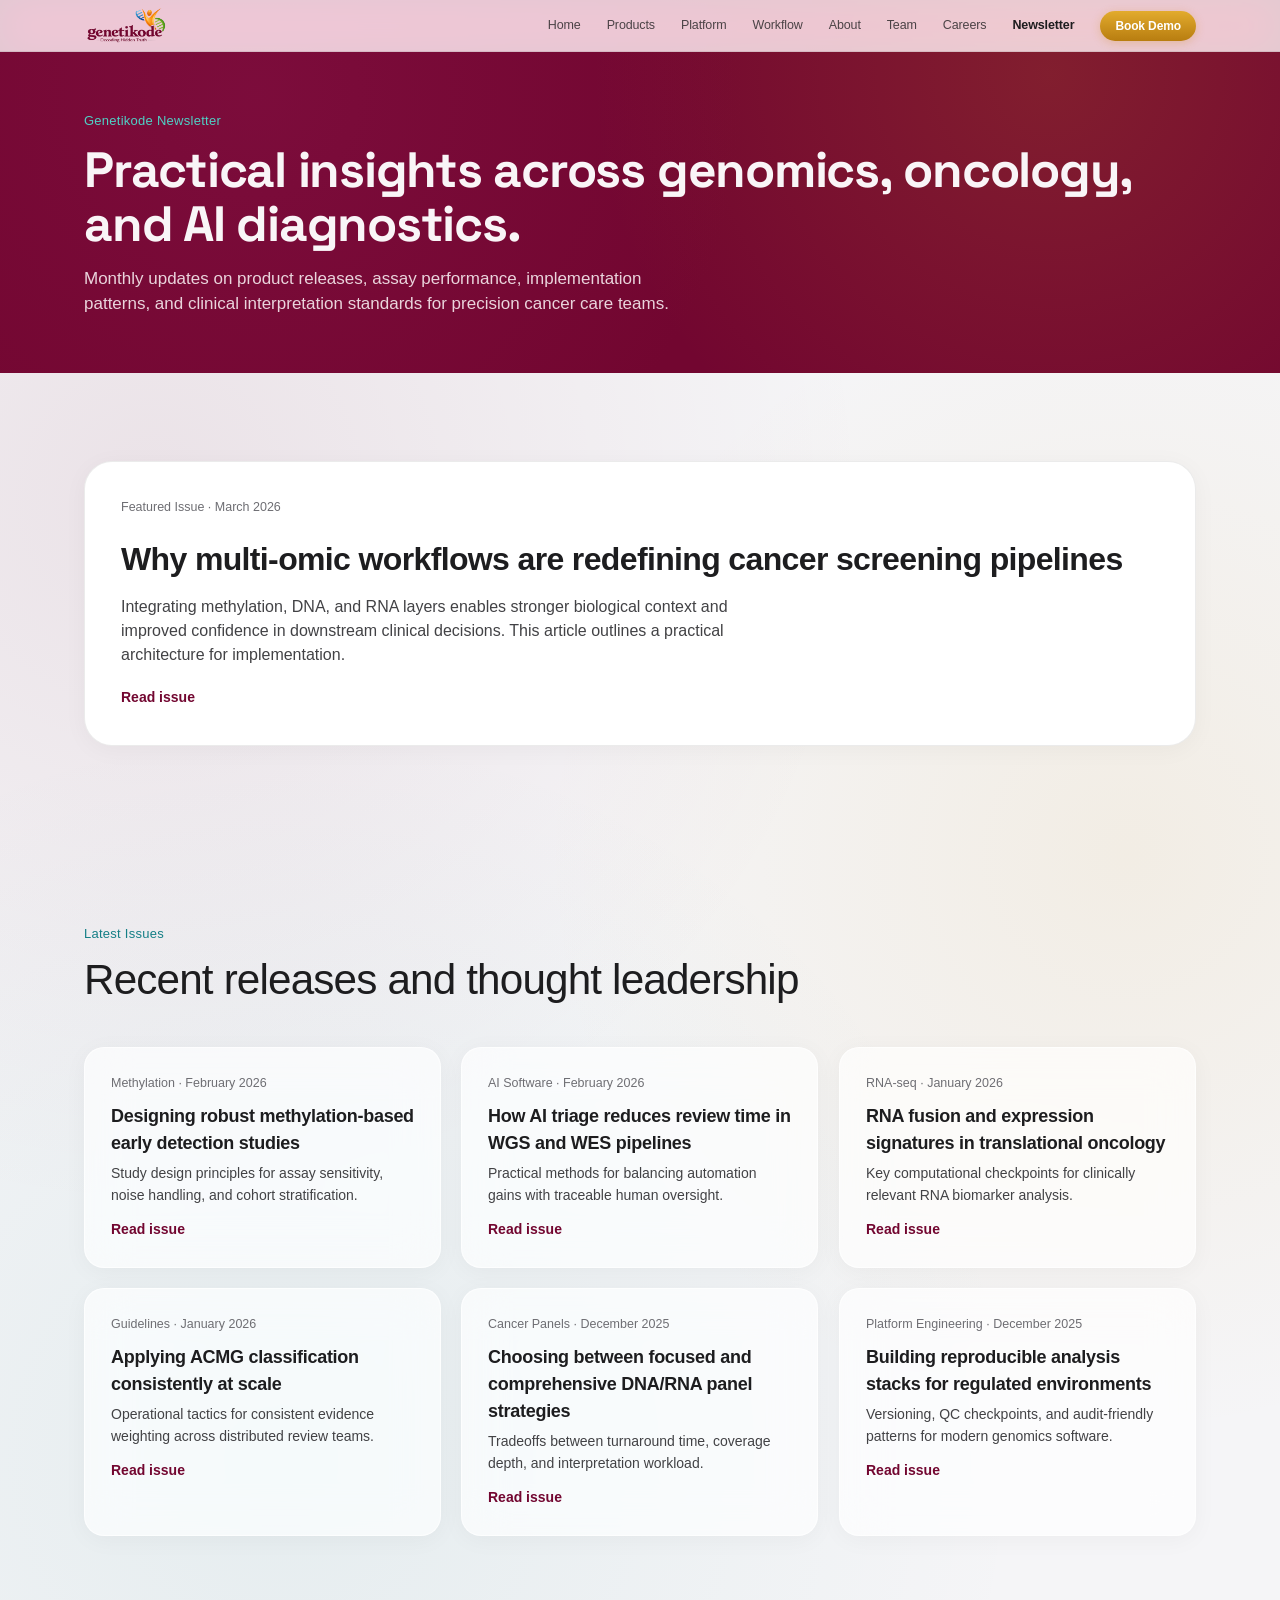
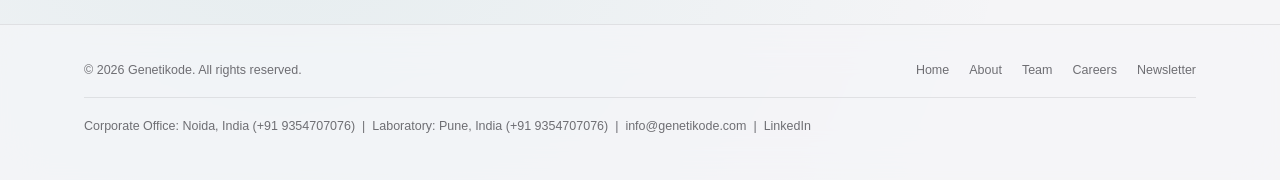
<file: newsletter.html>
<!doctype html>
<html lang="en">
<head>
  <meta charset="utf-8">
  <meta name="viewport" content="width=device-width, initial-scale=1">
  <title>Genetikode Newsletter | Genomics, Oncology, and AI Insights</title>
  <meta name="description" content="Read Genetikode's newsletter on methylation screening, DNA/RNA testing, and AI-enabled precision oncology workflows.">
  <link rel="preconnect" href="https://fonts.googleapis.com">
  <link rel="preconnect" href="https://fonts.gstatic.com" crossorigin>
  <link href="https://fonts.googleapis.com/css2?family=Inter:wght@400;500;600;700&family=Space+Grotesk:wght@600;700&display=swap" rel="stylesheet">
  <link rel="stylesheet" href="styles.css">
</head>
<body>
  <header class="site-header">
    <div class="nav-inner">
      <a href="index.html" class="brand" aria-label="Genetikode home">
        <img src="assets/genetikode-logo.png" alt="Genetikode — Decoding Hidden Truth" class="brand-logo">
      </a>
      <button class="menu-toggle" type="button" aria-expanded="false" aria-controls="primary-nav" aria-label="Toggle navigation">
        <svg viewBox="0 0 24 24" fill="none" stroke="currentColor" stroke-width="2" stroke-linecap="round">
          <line x1="4" y1="7" x2="20" y2="7"></line>
          <line x1="4" y1="12" x2="20" y2="12"></line>
          <line x1="4" y1="17" x2="20" y2="17"></line>
        </svg>
      </button>
      <nav id="primary-nav" class="nav-links" aria-label="Primary navigation">
        <a href="index.html">Home</a>
        <a href="index.html#services">Products</a>
        <a href="index.html#platform">Platform</a>
        <a href="index.html#workflow">Workflow</a>
        <a href="about.html">About</a>
        <a href="team.html">Team</a>
        <a href="careers.html">Careers</a>
        <a href="newsletter.html" aria-current="page">Newsletter</a>
        <a href="index.html#contact" class="nav-cta">Book Demo</a>
      </nav>
    </div>
  </header>
  <main>
      <section class="page-hero">
      <div class="container">
        <div class="hero-copy">
          <p class="eyebrow">Genetikode Newsletter</p>
          <h1>Practical insights across genomics, oncology, and AI diagnostics.</h1>
          <p class="lede">
            Monthly updates on product releases, assay performance, implementation patterns, and
            clinical interpretation standards for precision cancer care teams.
          </p>
        </div>
            </div>
    </section>

      <section class="section reveal">
      <div class="container">
        <article class="featured-post">
          <p class="post-meta">Featured Issue · March 2026</p>
          <h2>Why multi-omic workflows are redefining cancer screening pipelines</h2>
          <p>
            Integrating methylation, DNA, and RNA layers enables stronger biological context and improved confidence
            in downstream clinical decisions. This article outlines a practical architecture for implementation.
          </p>
          <a href="#" class="read-more">Read issue</a>
        </article>
            </div>
    </section>

      <section class="section reveal">
      <div class="container">
        <div class="section-head">
          <p class="eyebrow">Latest Issues</p>
          <h2>Recent releases and thought leadership</h2>
        </div>
        <!-- Add newest newsletter cards first in this list. Duplicate one blog-card block and update the link/date/title. -->
        <div class="blog-grid">
          <article class="blog-card">
            <p class="post-meta">Methylation · February 2026</p>
            <h3>Designing robust methylation-based early detection studies</h3>
            <p>Study design principles for assay sensitivity, noise handling, and cohort stratification.</p>
            <a href="#" class="read-more">Read issue</a>
          </article>
          <article class="blog-card">
            <p class="post-meta">AI Software · February 2026</p>
            <h3>How AI triage reduces review time in WGS and WES pipelines</h3>
            <p>Practical methods for balancing automation gains with traceable human oversight.</p>
            <a href="#" class="read-more">Read issue</a>
          </article>
          <article class="blog-card">
            <p class="post-meta">RNA-seq · January 2026</p>
            <h3>RNA fusion and expression signatures in translational oncology</h3>
            <p>Key computational checkpoints for clinically relevant RNA biomarker analysis.</p>
            <a href="#" class="read-more">Read issue</a>
          </article>
          <article class="blog-card">
            <p class="post-meta">Guidelines · January 2026</p>
            <h3>Applying ACMG classification consistently at scale</h3>
            <p>Operational tactics for consistent evidence weighting across distributed review teams.</p>
            <a href="#" class="read-more">Read issue</a>
          </article>
          <article class="blog-card">
            <p class="post-meta">Cancer Panels · December 2025</p>
            <h3>Choosing between focused and comprehensive DNA/RNA panel strategies</h3>
            <p>Tradeoffs between turnaround time, coverage depth, and interpretation workload.</p>
            <a href="#" class="read-more">Read issue</a>
          </article>
          <article class="blog-card">
            <p class="post-meta">Platform Engineering · December 2025</p>
            <h3>Building reproducible analysis stacks for regulated environments</h3>
            <p>Versioning, QC checkpoints, and audit-friendly patterns for modern genomics software.</p>
            <a href="#" class="read-more">Read issue</a>
          </article>
        </div>
            </div>
    </section>
      </main>
  <footer class="site-footer">
    <div class="container">
      <div class="footer-top">
        <p style="margin: 0;">© <span id="year"></span> Genetikode. All rights reserved.</p>
        <div class="footer-links">
          <a href="index.html">Home</a>
          <a href="about.html">About</a>
          <a href="team.html">Team</a>
          <a href="careers.html">Careers</a>
          <a href="newsletter.html">Newsletter</a>
        </div>
      </div>
      <p class="footer-contact-line">
        Corporate Office: Noida, India (<a href="tel:+919354707076">+91 9354707076</a>) &nbsp;|&nbsp;
        Laboratory: Pune, India (<a href="tel:+919354707076">+91 9354707076</a>) &nbsp;|&nbsp;
        <a href="mailto:info@genetikode.com">info@genetikode.com</a> &nbsp;|&nbsp;
        <a href="https://www.linkedin.com/company/genetikode-private-limited/?viewAsMember=true" target="_blank" rel="noopener noreferrer">LinkedIn</a>
      </p>
    </div>
  </footer>
  <script src="script.js"></script>
</body>
</html>
</file>
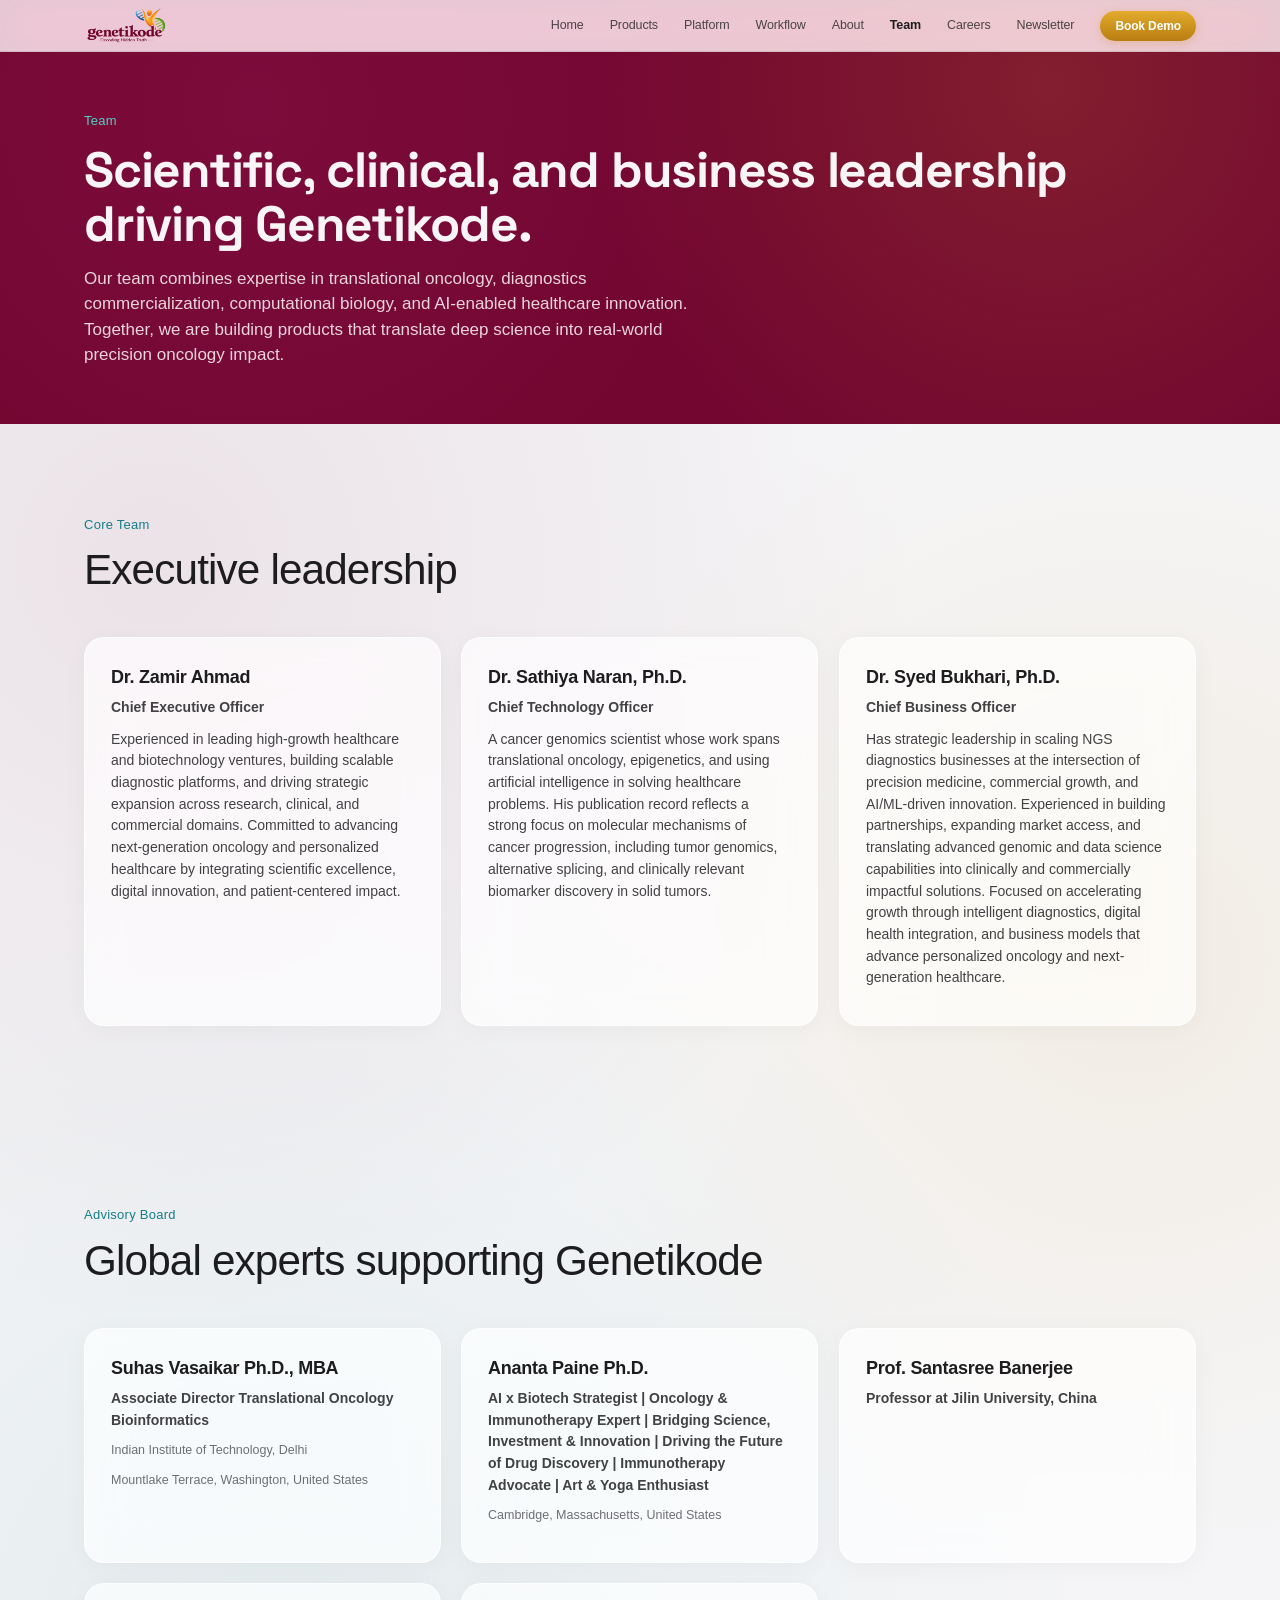
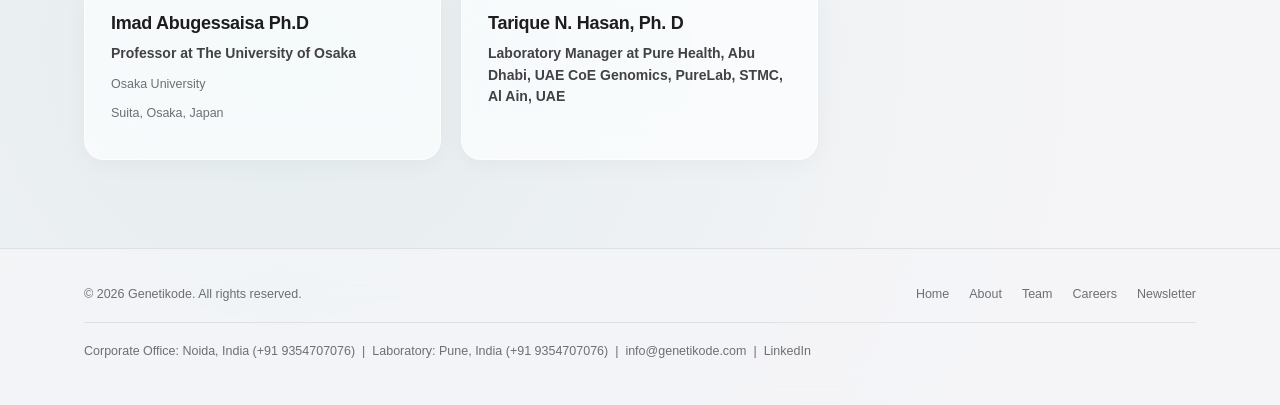
<file: team.html>
<!doctype html>
<html lang="en">
<head>
  <meta charset="utf-8">
  <meta name="viewport" content="width=device-width, initial-scale=1">
  <title>Team | Genetikode Leadership and Advisory Board</title>
  <meta name="description" content="Meet Genetikode's core leadership and advisory board across oncology, genomics, translational bioinformatics, and AI in healthcare.">
  <link rel="preconnect" href="https://fonts.googleapis.com">
  <link rel="preconnect" href="https://fonts.gstatic.com" crossorigin>
  <link href="https://fonts.googleapis.com/css2?family=Inter:wght@400;500;600;700&family=Space+Grotesk:wght@600;700&display=swap" rel="stylesheet">
  <link rel="stylesheet" href="styles.css">
</head>
<body>
  <header class="site-header">
    <div class="nav-inner">
      <a href="index.html" class="brand" aria-label="Genetikode home">
        <img src="assets/genetikode-logo.png" alt="Genetikode — Decoding Hidden Truth" class="brand-logo">
      </a>
      <button class="menu-toggle" type="button" aria-expanded="false" aria-controls="primary-nav" aria-label="Toggle navigation">
        <svg viewBox="0 0 24 24" fill="none" stroke="currentColor" stroke-width="2" stroke-linecap="round">
          <line x1="4" y1="7" x2="20" y2="7"></line>
          <line x1="4" y1="12" x2="20" y2="12"></line>
          <line x1="4" y1="17" x2="20" y2="17"></line>
        </svg>
      </button>
      <nav id="primary-nav" class="nav-links" aria-label="Primary navigation">
        <a href="index.html">Home</a>
        <a href="index.html#services">Products</a>
        <a href="index.html#platform">Platform</a>
        <a href="index.html#workflow">Workflow</a>
        <a href="about.html">About</a>
        <a href="team.html" aria-current="page">Team</a>
        <a href="careers.html">Careers</a>
        <a href="newsletter.html">Newsletter</a>
        <a href="index.html#contact" class="nav-cta">Book Demo</a>
      </nav>
    </div>
  </header>
  <main>
      <section class="page-hero">
      <div class="container">
        <div class="hero-copy">
          <p class="eyebrow">Team</p>
          <h1>Scientific, clinical, and business leadership driving Genetikode.</h1>
          <p class="lede">
            Our team combines expertise in translational oncology, diagnostics commercialization, computational biology,
            and AI-enabled healthcare innovation. Together, we are building products that translate deep science into
            real-world precision oncology impact.
          </p>
        </div>
            </div>
    </section>

      <section class="section reveal">
      <div class="container">
        <div class="section-head">
          <p class="eyebrow">Core Team</p>
          <h2>Executive leadership</h2>
        </div>
        <div class="people-grid">
          <article class="person-card">
            <h3>Dr. Zamir Ahmad</h3>
            <p class="person-role">Chief Executive Officer</p>
            <p>Experienced in leading high-growth healthcare and biotechnology ventures, building scalable diagnostic platforms, and driving strategic expansion across research, clinical, and commercial domains. Committed to advancing next-generation oncology and personalized healthcare by integrating scientific excellence, digital innovation, and patient-centered impact.</p>
          </article>
          <article class="person-card">
            <h3>Dr. Sathiya Naran, Ph.D.</h3>
            <p class="person-role">Chief Technology Officer</p>
            <p>A cancer genomics scientist whose work spans translational oncology, epigenetics, and using artificial intelligence in solving healthcare problems. His publication record reflects a strong focus on molecular mechanisms of cancer progression, including tumor genomics, alternative splicing, and clinically relevant biomarker discovery in solid tumors.</p>
          </article>
          <article class="person-card">
            <h3>Dr. Syed Bukhari, Ph.D.</h3>
            <p class="person-role">Chief Business Officer</p>
            <p>Has strategic leadership in scaling NGS diagnostics businesses at the intersection of precision medicine, commercial growth, and AI/ML-driven innovation. Experienced in building partnerships, expanding market access, and translating advanced genomic and data science capabilities into clinically and commercially impactful solutions. Focused on accelerating growth through intelligent diagnostics, digital health integration, and business models that advance personalized oncology and next-generation healthcare.</p>
          </article>
        </div>
            </div>
    </section>

      <section class="section reveal">
      <div class="container">
        <div class="section-head">
          <p class="eyebrow">Advisory Board</p>
          <h2>Global experts supporting Genetikode</h2>
        </div>
        <div class="people-grid advisory-grid">
          <article class="person-card">
            <h3>Suhas Vasaikar Ph.D., MBA</h3>
            <p class="person-role">Associate Director Translational Oncology Bioinformatics</p>
            <p class="person-meta">Indian Institute of Technology, Delhi</p>
            <p class="person-meta">Mountlake Terrace, Washington, United States</p>
          </article>
          <article class="person-card">
            <h3>Ananta Paine Ph.D.</h3>
            <p class="person-role">AI x Biotech Strategist | Oncology &amp; Immunotherapy Expert | Bridging Science, Investment &amp; Innovation | Driving the Future of Drug Discovery | Immunotherapy Advocate | Art &amp; Yoga Enthusiast</p>
            <p class="person-meta">Cambridge, Massachusetts, United States</p>
          </article>
          <article class="person-card">
            <h3>Prof. Santasree Banerjee</h3>
            <p class="person-role">Professor at Jilin University, China</p>
          </article>
          <article class="person-card">
            <h3>Imad Abugessaisa Ph.D</h3>
            <p class="person-role">Professor at The University of Osaka</p>
            <p class="person-meta">Osaka University</p>
            <p class="person-meta">Suita, Osaka, Japan</p>
          </article>
          <article class="person-card">
            <h3>Tarique N. Hasan, Ph. D</h3>
            <p class="person-role">Laboratory Manager at Pure Health, Abu Dhabi, UAE CoE Genomics, PureLab, STMC, Al Ain, UAE</p>
          </article>
        </div>
            </div>
    </section>
      </main>
  <footer class="site-footer">
    <div class="container">
      <div class="footer-top">
        <p style="margin: 0;">© <span id="year"></span> Genetikode. All rights reserved.</p>
        <div class="footer-links">
          <a href="index.html">Home</a>
          <a href="about.html">About</a>
          <a href="team.html">Team</a>
          <a href="careers.html">Careers</a>
          <a href="newsletter.html">Newsletter</a>
        </div>
      </div>
      <p class="footer-contact-line">
        Corporate Office: Noida, India (<a href="tel:+919354707076">+91 9354707076</a>) &nbsp;|&nbsp;
        Laboratory: Pune, India (<a href="tel:+919354707076">+91 9354707076</a>) &nbsp;|&nbsp;
        <a href="mailto:info@genetikode.com">info@genetikode.com</a> &nbsp;|&nbsp;
        <a href="https://www.linkedin.com/company/genetikode-private-limited/?viewAsMember=true" target="_blank" rel="noopener noreferrer">LinkedIn</a>
      </p>
    </div>
  </footer>
  <script src="script.js"></script>
</body>
</html>
</file>
<file: styles.css>
:root {
  --bg-light: #f5f5f7;
  --bg-white: #ffffff;
  --bg-dark: #720630;
  --bg-dark-elevated: #5c0426;
  --nav-bg: rgba(255, 255, 255, 0.78);
  --nav-border: rgba(0, 0, 0, 0.08);
  --ink-dark: #1d1d1f;
  --ink-muted: #6e6e73;
  --ink-light: #f9f5f7;
  --ink-light-muted: #ead4dc;
  --teal: #147f86;
  --teal-bright: #4fd1c5;
  --orange: #f08a2f;
  --berry: #8a154b;
  --gold: #d49b27;
  --gold-gradient: linear-gradient(180deg, #e2ab2d 0%, #b87d10 100%);
  --gold-hover: linear-gradient(180deg, #ebb63b 0%, #c68816 100%);
  --gold-ink: #ffffff;
  --accent-maroon: #720630;
  --border-light: rgba(0, 0, 0, 0.08);
  --border-dark: rgba(255, 255, 255, 0.14);
  --radius-xl: 28px;
  --radius-lg: 20px;
  --radius-md: 14px;
  --shadow-card: 0 4px 24px rgba(0, 0, 0, 0.04);
  --shadow-card-hover: 0 18px 42px rgba(0, 0, 0, 0.09);
  --nav-height: 52px;
}

*,
*::before,
*::after {
  box-sizing: border-box;
}

html {
  scroll-behavior: smooth;
  -webkit-font-smoothing: antialiased;
  -moz-osx-font-smoothing: grayscale;
}

body {
  margin: 0;
  padding: 0;
  font-family: "Helvetica Neue", "HelveticaNeue-Thin", "HelveticaNeue-Light", "Helvetica", -apple-system, BlinkMacSystemFont, sans-serif;
  font-weight: 300;
  color: var(--ink-dark);
  background:
    radial-gradient(circle at 12% 28%, rgba(114, 6, 48, 0.08), transparent 42%),
    radial-gradient(circle at 88% 48%, rgba(212, 155, 39, 0.09), transparent 40%),
    radial-gradient(circle at 22% 82%, rgba(20, 127, 134, 0.07), transparent 42%),
    var(--bg-light);
  line-height: 1.5;
  overflow-x: hidden;
}

a {
  color: inherit;
  text-decoration: none;
}

img {
  max-width: 100%;
  display: block;
}

.container {
  width: 100%;
  max-width: 1160px;
  margin: 0 auto;
  padding: 0 24px;
}

/* =========================================================
   Apple-style White Translucent Blurred Top Bar
   ========================================================= */
.site-header {
  position: fixed;
  top: 0;
  left: 0;
  right: 0;
  z-index: 1000;
  height: var(--nav-height);
  background: var(--nav-bg);
  backdrop-filter: saturate(180%) blur(20px);
  -webkit-backdrop-filter: saturate(180%) blur(20px);
  border-bottom: 1px solid var(--nav-border);
  transition: background-color 0.3s ease, border-color 0.3s ease;
}

.site-header.scrolled {
  background: rgba(255, 255, 255, 0.9);
  border-bottom-color: rgba(0, 0, 0, 0.12);
}

.nav-inner {
  height: 100%;
  max-width: 1160px;
  margin: 0 auto;
  padding: 0 24px;
  display: flex;
  align-items: center;
  justify-content: space-between;
  gap: 20px;
}

.brand {
  display: inline-flex;
  align-items: center;
  flex-shrink: 0;
  padding: 2px 0;
  transition: opacity 0.2s ease;
}

.brand:hover {
  opacity: 0.9;
}

.brand-logo {
  height: 38px;
  width: auto;
  object-fit: contain;
}

.nav-links {
  display: flex;
  align-items: center;
  gap: 26px;
}

.nav-links a {
  font-size: 12.5px;
  font-weight: 400;
  letter-spacing: -0.01em;
  color: rgba(29, 29, 31, 0.78);
  transition: color 0.2s ease;
  white-space: nowrap;
}

.nav-links a:hover,
.nav-links a[aria-current="page"] {
  color: #1d1d1f;
}

.nav-links a[aria-current="page"] {
  font-weight: 600;
}

.nav-links .nav-cta {
  padding: 6px 15px;
  border-radius: 999px;
  background: var(--gold-gradient);
  color: var(--gold-ink);
  font-size: 12px;
  font-weight: 600;
  box-shadow: 0 2px 10px rgba(200, 141, 26, 0.28);
  transition: filter 0.2s ease, transform 0.2s ease, box-shadow 0.2s ease;
}

.nav-links .nav-cta:hover {
  background: var(--gold-hover);
  color: var(--gold-ink);
  transform: translateY(-1px);
  box-shadow: 0 4px 14px rgba(200, 141, 26, 0.38);
}

.menu-toggle {
  display: none;
  align-items: center;
  justify-content: center;
  width: 36px;
  height: 36px;
  padding: 0;
  border: 0;
  border-radius: 8px;
  background: transparent;
  color: var(--ink-dark);
  cursor: pointer;
}

.menu-toggle svg {
  width: 20px;
  height: 20px;
}

/* =========================================================
   Buttons
   ========================================================= */
.btn {
  display: inline-flex;
  align-items: center;
  justify-content: center;
  gap: 8px;
  padding: 12px 24px;
  border-radius: 999px;
  font-size: 15px;
  font-weight: 500;
  letter-spacing: -0.01em;
  border: 0;
  cursor: pointer;
  transition: all 0.22s cubic-bezier(0.25, 0.1, 0.25, 1);
}

.btn-primary {
  background: var(--gold-gradient);
  color: var(--gold-ink);
  font-weight: 600;
  box-shadow: 0 4px 16px rgba(200, 141, 26, 0.3);
}

.btn-primary:hover {
  background: var(--gold-hover);
  transform: translateY(-1px);
  box-shadow: 0 8px 22px rgba(200, 141, 26, 0.4);
}

.btn-secondary-dark {
  background: rgba(255, 255, 255, 0.08);
  color: #f9f5f7;
  border: 1px solid rgba(240, 194, 83, 0.35);
}

.btn-secondary-dark:hover {
  background: rgba(240, 194, 83, 0.14);
  border-color: rgba(240, 194, 83, 0.6);
}

.btn-secondary-light {
  background: rgba(0, 0, 0, 0.05);
  color: var(--ink-dark);
  border: 1px solid rgba(0, 0, 0, 0.12);
}

.btn-secondary-light:hover {
  background: rgba(0, 0, 0, 0.09);
}

/* =========================================================
   Hero Section (Dark Maroon Pro Aesthetic)
   ========================================================= */
.hero {
  position: relative;
  padding: calc(var(--nav-height) + 72px) 0 88px;
  background:
    radial-gradient(circle at 18% 20%, rgba(138, 21, 75, 0.45), transparent 46%),
    radial-gradient(circle at 82% 18%, rgba(212, 155, 39, 0.18), transparent 40%),
    radial-gradient(circle at 52% 95%, rgba(20, 127, 134, 0.2), transparent 46%),
    var(--bg-dark);
  color: var(--ink-light);
  overflow: hidden;
}

.hero-grid {
  display: grid;
  grid-template-columns: 1.15fr 0.85fr;
  gap: 48px;
  align-items: center;
}

.eyebrow {
  display: inline-flex;
  align-items: center;
  gap: 8px;
  margin: 0 0 12px;
  font-size: 13px;
  font-weight: 400;
  letter-spacing: 0.02em;
  color: var(--teal-bright);
}

.hero h1 {
  margin: 0 0 20px;
  font-family: "Helvetica Neue", "HelveticaNeue-Thin", "HelveticaNeue-Light", "Helvetica", sans-serif;
  font-size: clamp(2.5rem, 4.9vw, 4.1rem);
  font-weight: 200;
  line-height: 1.06;
  letter-spacing: -0.025em;
  background: linear-gradient(180deg, #ffffff 0%, #ead4dc 100%);
  -webkit-background-clip: text;
  -webkit-text-fill-color: transparent;
}

.hero .lede {
  margin: 0 0 32px;
  font-size: clamp(1.05rem, 1.5vw, 1.24rem);
  font-weight: 300;
  line-height: 1.55;
  color: var(--ink-light-muted);
  max-width: 58ch;
}

.hero-actions {
  display: flex;
  flex-wrap: wrap;
  gap: 14px;
  margin-bottom: 40px;
}

.hero-metrics {
  display: grid;
  grid-template-columns: repeat(3, minmax(0, 1fr));
  gap: 18px;
  padding-top: 28px;
  border-top: 1px solid rgba(255, 255, 255, 0.12);
}

.metric-item strong {
  display: block;
  font-size: 1.35rem;
  font-weight: 600;
  letter-spacing: -0.02em;
  color: #ffffff;
}

.metric-item span {
  font-size: 12.5px;
  color: var(--ink-light-muted);
}

/* Hero Glass Card with Apple TV 3D Tilt & Specular Sheen */
.hero-panel-stage {
  perspective: 1600px;
  transform-style: preserve-3d;
}

.hero-panel {
  position: relative;
  padding: 28px;
  border-radius: var(--radius-xl);
  background: linear-gradient(160deg, rgba(255, 255, 255, 0.14) 0%, rgba(255, 255, 255, 0.05) 100%);
  border: 1px solid rgba(255, 255, 255, 0.2);
  backdrop-filter: saturate(180%) blur(26px);
  -webkit-backdrop-filter: saturate(180%) blur(26px);
  box-shadow: 0 24px 55px rgba(0, 0, 0, 0.35);
  transform-style: preserve-3d;
  will-change: transform;
  transition: transform 0.25s cubic-bezier(0.175, 0.885, 0.32, 1.275), box-shadow 0.25s ease;
  overflow: hidden;
}

.hero-panel::before {
  content: "";
  position: absolute;
  inset: 0;
  border-radius: inherit;
  box-shadow: 0 34px 45px rgba(0, 0, 0, 0.45);
  opacity: 0;
  transition: opacity 0.2s ease-out;
  pointer-events: none;
}

.hero-panel.is-tilting::before {
  opacity: 1;
}

.hero-panel-light {
  position: absolute;
  inset: 0;
  z-index: 5;
  opacity: 0;
  border-radius: inherit;
  pointer-events: none;
  transition: opacity 0.2s ease;
}

.hero-panel-light.light-on {
  opacity: 1;
}

.hero-panel-head {
  position: relative;
  z-index: 2;
  display: flex;
  align-items: center;
  justify-content: space-between;
  margin-bottom: 20px;
  padding-bottom: 14px;
  border-bottom: 1px solid rgba(255, 255, 255, 0.14);
  transform: translateZ(20px);
}

.hero-panel-head h2 {
  margin: 0;
  font-size: 17px;
  font-weight: 300;
  color: #ffffff;
  letter-spacing: -0.01em;
}

.status-pill {
  display: inline-flex;
  align-items: center;
  gap: 6px;
  padding: 4px 10px;
  border-radius: 999px;
  font-size: 11px;
  font-weight: 400;
  color: #6ee7b7;
  background: rgba(16, 185, 129, 0.16);
  border: 1px solid rgba(16, 185, 129, 0.28);
  backdrop-filter: blur(12px);
  -webkit-backdrop-filter: blur(12px);
}

.status-pill::before {
  content: "";
  width: 6px;
  height: 6px;
  border-radius: 50%;
  background: #34d399;
}

.hero-panel-list {
  position: relative;
  z-index: 2;
  list-style: none;
  margin: 0;
  padding: 0;
  display: grid;
  gap: 0;
  transform: translateZ(14px);
}

.hero-panel-list li {
  padding: 15px 4px;
  border-bottom: 1px solid rgba(255, 255, 255, 0.12);
}

.hero-panel-list li:first-child {
  padding-top: 4px;
}

.hero-panel-list li:last-child {
  padding-bottom: 4px;
  border-bottom: 0;
}

.hero-panel-list strong {
  display: block;
  margin-bottom: 4px;
  font-size: 14.5px;
  font-weight: 400;
  color: #ffffff;
}

.hero-panel-list p {
  margin: 0;
  font-size: 13px;
  font-weight: 300;
  color: var(--ink-light-muted);
  line-height: 1.45;
}

/* =========================================================
   Sections (Light & Dark Alternating)
   ========================================================= */
.section {
  padding: 88px 0;
}

.section-dark {
  background: var(--bg-dark-elevated);
  color: var(--ink-light);
}

.section-white {
  background:
    radial-gradient(circle at 85% 20%, rgba(114, 6, 48, 0.06), transparent 45%),
    radial-gradient(circle at 15% 80%, rgba(212, 155, 39, 0.08), transparent 45%),
    rgba(255, 255, 255, 0.85);
}

.section-head {
  max-width: 760px;
  margin-bottom: 44px;
}

.section-head .eyebrow {
  color: var(--teal);
}

.section-dark .section-head .eyebrow {
  color: var(--teal-bright);
}

.section-head h2 {
  margin: 0 0 12px;
  font-family: "Helvetica Neue", "HelveticaNeue-Thin", "HelveticaNeue-Light", "Helvetica", sans-serif;
  font-size: clamp(1.9rem, 3.3vw, 2.8rem);
  font-weight: 200;
  line-height: 1.12;
  letter-spacing: -0.02em;
}

.section-head p.section-sub {
  margin: 0;
  font-size: 17px;
  font-weight: 300;
  color: var(--ink-muted);
}

.section-dark .section-head p.section-sub {
  color: var(--ink-light-muted);
}

/* =========================================================
   Filter Pills (Products)
   ========================================================= */
.filter-bar {
  display: flex;
  flex-wrap: wrap;
  gap: 8px;
  margin-bottom: 32px;
}

.filter-pill {
  padding: 8px 16px;
  border-radius: 999px;
  border: 1px solid rgba(0, 0, 0, 0.08);
  background: rgba(255, 255, 255, 0.65);
  backdrop-filter: saturate(180%) blur(16px);
  -webkit-backdrop-filter: saturate(180%) blur(16px);
  color: var(--ink-muted);
  font-size: 13px;
  font-weight: 300;
  cursor: pointer;
  transition: all 0.2s ease;
}

.filter-pill:hover {
  color: var(--ink-dark);
  border-color: rgba(0, 0, 0, 0.2);
}

.filter-pill.active {
  background: var(--bg-dark-elevated);
  color: #ffffff;
  border-color: var(--bg-dark-elevated);
}

/* =========================================================
   Products Grid (Apple Bento Cards)
   ========================================================= */
.products-grid {
  display: grid;
  grid-template-columns: repeat(3, minmax(0, 1fr));
  gap: 22px;
}

/* Universal 3D Card Light & Non-Glitchy Perspective */
.card-3d {
  position: relative;
  overflow: hidden;
  transform-style: preserve-3d;
  will-change: transform;
  transition: transform 0.45s cubic-bezier(0.22, 1, 0.36, 1), box-shadow 0.3s ease;
}

.card-3d.is-tilting {
  transition: transform 0.08s ease-out, box-shadow 0.25s ease;
  box-shadow: 0 22px 48px rgba(0, 0, 0, 0.16);
}

.card-3d-light {
  position: absolute;
  inset: 0;
  z-index: 6;
  opacity: 0;
  border-radius: inherit;
  pointer-events: none;
  transition: opacity 0.25s ease;
}

.card-3d-light.light-on {
  opacity: 1;
}

.product-card {
  display: flex;
  flex-direction: column;
  border-radius: var(--radius-lg);
  background: rgba(255, 255, 255, 0.68);
  backdrop-filter: saturate(180%) blur(22px);
  -webkit-backdrop-filter: saturate(180%) blur(22px);
  border: 1px solid rgba(255, 255, 255, 0.65);
  box-shadow: var(--shadow-card);
  overflow: hidden;
  cursor: pointer;
}

.product-card:hover {
  box-shadow: var(--shadow-card-hover);
}

.product-card.is-hidden {
  display: none;
}

.product-media-wrap {
  position: relative;
  margin: 0;
  padding: 24px 22px 20px;
  background: linear-gradient(145deg, #fdfbfc 0%, #f6eff2 100%);
  border-bottom: 1px solid var(--border-light);
  height: 196px;
  display: flex;
  flex-direction: column;
  justify-content: flex-end;
  overflow: hidden;
}

.product-media-wrap::before {
  content: "";
  position: absolute;
  inset: 0;
  opacity: 0.9;
  pointer-events: none;
  transition: opacity 0.35s ease;
}

.product-media-wrap.visual-tbx::before {
  background:
    radial-gradient(circle at 88% 22%, rgba(114, 6, 48, 0.14), transparent 52%),
    radial-gradient(circle at 12% 90%, rgba(240, 138, 47, 0.12), transparent 50%);
}

.product-media-wrap.visual-lbx::before {
  background:
    radial-gradient(circle at 88% 22%, rgba(20, 127, 134, 0.16), transparent 52%),
    radial-gradient(circle at 15% 88%, rgba(114, 6, 48, 0.1), transparent 48%);
}

.product-media-wrap.visual-mrd::before {
  background:
    radial-gradient(circle at 88% 22%, rgba(16, 132, 92, 0.16), transparent 52%),
    radial-gradient(circle at 15% 88%, rgba(212, 155, 39, 0.14), transparent 48%);
}

.product-media-wrap.visual-heme::before {
  background:
    radial-gradient(circle at 88% 22%, rgba(217, 107, 39, 0.16), transparent 52%),
    radial-gradient(circle at 15% 88%, rgba(114, 6, 48, 0.12), transparent 48%);
}

.product-media-wrap.visual-hereditary::before {
  background:
    radial-gradient(circle at 88% 22%, rgba(30, 98, 166, 0.15), transparent 52%),
    radial-gradient(circle at 15% 88%, rgba(20, 127, 134, 0.12), transparent 48%);
}

.product-media-wrap.visual-ai::before {
  background:
    radial-gradient(circle at 88% 22%, rgba(212, 155, 39, 0.2), transparent 52%),
    radial-gradient(circle at 15% 88%, rgba(114, 6, 48, 0.14), transparent 50%);
}

.visual-motif {
  position: absolute;
  right: -8px;
  top: 50%;
  transform: translateY(-50%);
  width: 155px;
  height: 155px;
  opacity: 0.22;
  pointer-events: none;
  transition: transform 0.4s cubic-bezier(0.25, 0.1, 0.25, 1), opacity 0.35s ease;
}

.product-card:hover .visual-motif {
  transform: translateY(-50%) scale(1.06);
  opacity: 0.34;
}

.visual-brand-lockup {
  position: relative;
  z-index: 1;
  display: flex;
  align-items: flex-end;
  justify-content: space-between;
  gap: 12px;
}

.visual-logo {
  height: 52px;
  width: auto;
  max-width: 72%;
  object-fit: contain;
  transition: transform 0.35s ease;
}

.product-card:hover .visual-logo {
  transform: translateY(-2px);
}

.visual-variant-tag {
  flex-shrink: 0;
  padding: 5px 12px;
  border-radius: 999px;
  background: #720630;
  color: #ffffff;
  font-size: 11.5px;
  font-weight: 700;
  letter-spacing: 0.06em;
  text-transform: uppercase;
  box-shadow: 0 4px 12px rgba(114, 6, 48, 0.22);
}

.visual-variant-tag.is-gold {
  background: var(--gold-gradient);
  color: var(--gold-ink);
  box-shadow: 0 4px 12px rgba(200, 141, 26, 0.28);
}

.media-badge {
  position: absolute;
  top: 14px;
  left: 16px;
  z-index: 2;
  padding: 4px 11px;
  border-radius: 999px;
  font-size: 11px;
  font-weight: 600;
  letter-spacing: 0.02em;
  background: rgba(255, 255, 255, 0.88);
  color: var(--ink-dark);
  border: 1px solid rgba(0, 0, 0, 0.08);
  backdrop-filter: blur(8px);
}

.product-copy {
  padding: 22px 24px 26px;
  display: flex;
  flex-direction: column;
  flex: 1;
}

.product-title {
  margin: 0 0 6px;
  font-size: 19px;
  font-weight: 700;
  letter-spacing: -0.02em;
}

.product-brand {
  color: var(--ink-dark);
}

.product-brand.ogene-brand {
  font-family: "Quicksand", -apple-system, BlinkMacSystemFont, sans-serif;
  font-weight: 700;
  letter-spacing: 0.03em;
  color: #720630;
}

.ogene-plus {
  font-size: 0.68em;
  vertical-align: super;
  line-height: 0;
  margin-left: 1px;
  font-weight: 700;
}

.product-variant {
  color: var(--teal);
}

.product-subtitle {
  margin: 0 0 16px;
  font-size: 14px;
  font-weight: 500;
  color: var(--ink-muted);
  line-height: 1.4;
}

.product-details {
  margin: 0;
  padding: 0;
  list-style: none;
  display: grid;
  gap: 8px;
}

.product-details li {
  position: relative;
  padding-left: 16px;
  font-size: 13.5px;
  color: #424245;
  line-height: 1.45;
}

.product-details li::before {
  content: "";
  position: absolute;
  left: 0;
  top: 7px;
  width: 5px;
  height: 5px;
  border-radius: 50%;
  background: var(--teal);
}

/* =========================================================
   Platform & Workflow (Dark Section)
   ========================================================= */
.platform-columns {
  display: grid;
  grid-template-columns: repeat(3, minmax(0, 1fr));
  gap: 20px;
  margin-bottom: 64px;
}

.platform-card {
  padding: 28px;
  border-radius: var(--radius-lg);
  background: rgba(255, 255, 255, 0.08);
  backdrop-filter: saturate(180%) blur(22px);
  -webkit-backdrop-filter: saturate(180%) blur(22px);
  border: 1px solid rgba(255, 255, 255, 0.16);
  transition: background-color 0.25s ease, border-color 0.25s ease;
}

.platform-card:hover {
  background: rgba(255, 255, 255, 0.13);
  border-color: rgba(255, 255, 255, 0.28);
}

.platform-split {
  display: grid;
  grid-template-columns: repeat(2, minmax(0, 1fr));
  gap: 24px;
}

.platform-panel {
  padding: 30px;
  border-radius: var(--radius-lg);
  background: rgba(255, 255, 255, 0.08);
  backdrop-filter: saturate(180%) blur(22px);
  -webkit-backdrop-filter: saturate(180%) blur(22px);
  border: 1px solid rgba(255, 255, 255, 0.16);
}

.platform-panel h3 {
  margin: 0 0 18px;
  font-size: 19px;
  font-weight: 300;
  color: #ffffff;
}

.spec-list {
  margin: 0;
  padding: 0;
}

.spec-row {
  display: grid;
  grid-template-columns: 120px 1fr;
  gap: 16px;
  padding: 14px 0;
  border-top: 1px solid rgba(255, 255, 255, 0.12);
}

.spec-row dt {
  font-size: 13.5px;
  font-weight: 500;
  color: #f0c253;
}

.spec-row dd {
  margin: 0;
  font-size: 14px;
  font-weight: 300;
  color: var(--ink-light-muted);
  line-height: 1.5;
}

.platform-card h3 {
  margin: 0 0 10px;
  font-size: 18px;
  font-weight: 600;
  color: #ffffff;
}

.platform-card p {
  margin: 0;
  font-size: 14.5px;
  color: var(--ink-light-muted);
  line-height: 1.55;
}

.workflow-grid {
  display: grid;
  grid-template-columns: repeat(3, minmax(0, 1fr));
  gap: 20px;
}

.workflow-step {
  position: relative;
  padding: 28px;
  border-radius: var(--radius-lg);
  background: linear-gradient(180deg, rgba(255, 255, 255, 0.1) 0%, rgba(255, 255, 255, 0.04) 100%);
  backdrop-filter: saturate(180%) blur(22px);
  -webkit-backdrop-filter: saturate(180%) blur(22px);
  border: 1px solid rgba(255, 255, 255, 0.16);
}

.workflow-num {
  display: inline-flex;
  align-items: center;
  justify-content: center;
  width: 30px;
  height: 30px;
  border-radius: 999px;
  background: var(--gold-gradient);
  color: var(--gold-ink);
  font-size: 13px;
  font-weight: 700;
  margin-bottom: 16px;
}

.workflow-step h3 {
  margin: 0 0 8px;
  font-size: 17px;
  font-weight: 600;
  color: #ffffff;
}

.workflow-step p {
  margin: 0;
  font-size: 14px;
  color: var(--ink-light-muted);
  line-height: 1.55;
}

/* =========================================================
   Contact Section
   ========================================================= */
.contact-layout {
  display: grid;
  grid-template-columns: 1fr 1fr;
  gap: 36px;
  align-items: start;
}

.contact-copy p {
  margin: 0 0 18px;
  font-size: 16px;
  color: #424245;
}

.contact-points {
  margin: 0 0 28px;
  padding: 0;
  list-style: none;
  display: grid;
  gap: 10px;
}

.contact-points li {
  position: relative;
  padding-left: 20px;
  font-size: 14.5px;
  color: var(--ink-dark);
}

.contact-points li::before {
  content: "✓";
  position: absolute;
  left: 0;
  color: var(--teal);
  font-weight: 700;
}

.address-grid {
  display: grid;
  grid-template-columns: repeat(2, minmax(0, 1fr));
  gap: 16px;
  margin-bottom: 20px;
}

.address-card {
  padding: 20px;
  border-radius: var(--radius-md);
  background: rgba(255, 255, 255, 0.65);
  backdrop-filter: saturate(180%) blur(20px);
  -webkit-backdrop-filter: saturate(180%) blur(20px);
  border: 1px solid rgba(255, 255, 255, 0.7);
  box-shadow: var(--shadow-card);
}

.address-card h3 {
  margin: 0 0 8px;
  font-size: 15px;
  font-weight: 600;
}

.address-card p {
  margin: 0 0 8px;
  font-size: 13.5px;
  color: var(--ink-muted);
  line-height: 1.5;
}

.address-card p:last-child {
  margin-bottom: 0;
}

.address-card a,
.contact-email-line a {
  color: var(--accent-maroon);
  font-weight: 500;
}

.address-card a:hover,
.contact-email-line a:hover {
  text-decoration: underline;
}

.contact-email-line {
  font-size: 14px !important;
  color: var(--ink-muted) !important;
}

.contact-form {
  padding: 32px;
  border-radius: var(--radius-xl);
  background: rgba(255, 255, 255, 0.68);
  backdrop-filter: saturate(180%) blur(24px);
  -webkit-backdrop-filter: saturate(180%) blur(24px);
  border: 1px solid rgba(255, 255, 255, 0.75);
  box-shadow: var(--shadow-card);
}

.form-group {
  margin-bottom: 16px;
}

.contact-form label {
  display: block;
  margin-bottom: 6px;
  font-size: 13px;
  font-weight: 600;
  color: var(--ink-dark);
}

.contact-form input,
.contact-form textarea {
  width: 100%;
  padding: 11px 14px;
  border-radius: 10px;
  border: 1px solid rgba(0, 0, 0, 0.14);
  background: var(--bg-white);
  font: inherit;
  font-size: 14.5px;
  color: var(--ink-dark);
  transition: border-color 0.2s ease, box-shadow 0.2s ease;
}

.contact-form input:focus,
.contact-form textarea:focus {
  outline: none;
  border-color: var(--gold);
  box-shadow: 0 0 0 3px rgba(212, 155, 39, 0.2);
}

.form-note {
  margin: 12px 0 0;
  font-size: 12.5px;
  color: var(--ink-muted);
}

.form-status {
  margin: 10px 0 0;
  font-size: 13.5px;
  font-weight: 500;
  color: var(--teal);
  min-height: 1.2em;
}

/* =========================================================
   Subpage Hero & Content Cards
   ========================================================= */
.page-hero {
  padding: calc(var(--nav-height) + 56px) 0 56px;
  background:
    radial-gradient(circle at 20% 25%, rgba(138, 21, 75, 0.42), transparent 46%),
    radial-gradient(circle at 82% 20%, rgba(212, 155, 39, 0.16), transparent 42%),
    var(--bg-dark);
  color: var(--ink-light);
}

.page-hero h1 {
  margin: 0 0 14px;
  font-family: -apple-system, BlinkMacSystemFont, "SF Pro Display", "Space Grotesk", sans-serif;
  font-size: clamp(2rem, 4vw, 3.1rem);
  font-weight: 700;
  line-height: 1.1;
  letter-spacing: -0.025em;
}

.page-hero p.lede {
  margin: 0;
  max-width: 64ch;
  font-size: 17px;
  color: var(--ink-light-muted);
}

.info-grid {
  display: grid;
  grid-template-columns: repeat(3, minmax(0, 1fr));
  gap: 20px;
}

.info-card {
  padding: 26px;
  border-radius: var(--radius-lg);
  background: var(--bg-white);
  border: 1px solid var(--border-light);
  box-shadow: var(--shadow-card);
}

.info-card h3 {
  margin: 0 0 10px;
  font-size: 18px;
  font-weight: 600;
}

.info-card p {
  margin: 0;
  font-size: 14.5px;
  color: var(--ink-muted);
  line-height: 1.55;
}

.section:not(.section-dark) .platform-card {
  background: var(--bg-white);
  border: 1px solid var(--border-light);
  box-shadow: var(--shadow-card);
}

.section:not(.section-dark) .platform-card h3 {
  color: var(--ink-dark);
}

.section:not(.section-dark) .platform-card p {
  color: var(--ink-muted);
}

.people-grid,
.blog-grid {
  display: grid;
  grid-template-columns: repeat(3, minmax(0, 1fr));
  gap: 20px;
}

.careers-grid {
  display: grid;
  grid-template-columns: repeat(2, minmax(0, 1fr));
  gap: 20px;
}

.person-card,
.blog-card {
  padding: 26px;
  border-radius: var(--radius-lg);
  background: rgba(255, 255, 255, 0.68);
  backdrop-filter: saturate(180%) blur(22px);
  -webkit-backdrop-filter: saturate(180%) blur(22px);
  border: 1px solid rgba(255, 255, 255, 0.65);
  box-shadow: var(--shadow-card);
}

.person-card:hover,
.blog-card:hover {
  box-shadow: var(--shadow-card-hover);
}

.person-card h3,
.blog-card h3 {
  margin: 0 0 6px;
  font-size: 18px;
  font-weight: 700;
  letter-spacing: -0.015em;
}

.person-role {
  margin: 0 0 12px;
  font-size: 13.5px;
  font-weight: 600;
  color: var(--teal);
}

.person-card p,
.blog-card p {
  margin: 0 0 10px;
  font-size: 14px;
  color: #424245;
  line-height: 1.55;
}

.person-card p:last-child,
.blog-card p:last-child {
  margin-bottom: 0;
}

.person-meta,
.post-meta {
  font-size: 12.5px !important;
  font-weight: 500;
  color: var(--ink-muted) !important;
}

.career-list {
  margin: 12px 0;
  padding-left: 18px;
  display: grid;
  gap: 8px;
  font-size: 14.5px;
  color: #424245;
}

.career-list a {
  color: var(--accent-maroon);
  font-weight: 500;
}

.featured-post {
  padding: 36px;
  border-radius: var(--radius-xl);
  background: var(--bg-white);
  border: 1px solid var(--border-light);
  box-shadow: var(--shadow-card);
}

.featured-post h2 {
  margin: 8px 0 12px;
  font-size: clamp(1.5rem, 2.5vw, 2.1rem);
  font-weight: 700;
  letter-spacing: -0.02em;
}

.featured-post p {
  margin: 0 0 18px;
  font-size: 16px;
  color: #424245;
  max-width: 72ch;
}

.read-more {
  display: inline-flex;
  align-items: center;
  gap: 6px;
  font-size: 14px;
  font-weight: 600;
  color: var(--accent-maroon);
}

.read-more:hover {
  text-decoration: underline;
}

/* =========================================================
   Footer (Apple-style Minimalist Light Grey Footer)
   ========================================================= */
.site-footer {
  background: rgba(245, 245, 247, 0.76);
  backdrop-filter: saturate(180%) blur(20px);
  -webkit-backdrop-filter: saturate(180%) blur(20px);
  border-top: 1px solid var(--border-light);
  padding: 36px 0 44px;
  font-size: 12.5px;
  font-weight: 300;
  color: var(--ink-muted);
}

.footer-top {
  display: flex;
  flex-wrap: wrap;
  align-items: center;
  justify-content: space-between;
  gap: 16px;
  padding-bottom: 18px;
  border-bottom: 1px solid var(--border-light);
  margin-bottom: 18px;
}

.footer-links {
  display: flex;
  flex-wrap: wrap;
  gap: 20px;
}

.footer-links a:hover,
.footer-contact-line a:hover {
  color: var(--ink-dark);
  text-decoration: underline;
}

.footer-contact-line {
  margin: 0;
  line-height: 1.6;
}

/* =========================================================
   Reveal Animation
   ========================================================= */
.reveal {
  opacity: 0;
  transform: translateY(18px);
  transition: opacity 0.6s cubic-bezier(0.25, 0.1, 0.25, 1), transform 0.6s cubic-bezier(0.25, 0.1, 0.25, 1);
}

.reveal.in-view {
  opacity: 1;
  transform: translateY(0);
}

/* =========================================================
   Windows OS Window Modal
   ========================================================= */
.win-overlay {
  position: fixed;
  inset: 0;
  z-index: 2000;
  display: flex;
  align-items: center;
  justify-content: center;
  padding: 24px;
  background: rgba(34, 4, 16, 0.48);
  backdrop-filter: blur(14px);
  -webkit-backdrop-filter: blur(14px);
  opacity: 0;
  visibility: hidden;
  pointer-events: none;
  transition: opacity 0.28s ease, visibility 0.28s ease;
}

.win-overlay.is-open {
  opacity: 1;
  visibility: visible;
  pointer-events: auto;
}

.win-window {
  position: relative;
  width: min(1080px, 92vw);
  height: min(740px, 84vh);
  display: flex;
  flex-direction: column;
  border-radius: 10px;
  background: rgba(248, 248, 250, 0.92);
  backdrop-filter: saturate(180%) blur(28px);
  -webkit-backdrop-filter: saturate(180%) blur(28px);
  border: 1px solid rgba(255, 255, 255, 0.72);
  box-shadow:
    0 32px 80px rgba(0, 0, 0, 0.42),
    0 0 0 1px rgba(0, 0, 0, 0.12);
  overflow: hidden;
  transform: scale(0.88) translateY(28px);
  opacity: 0;
  transition:
    transform 0.34s cubic-bezier(0.16, 1, 0.3, 1),
    opacity 0.24s ease,
    width 0.28s cubic-bezier(0.16, 1, 0.3, 1),
    height 0.28s cubic-bezier(0.16, 1, 0.3, 1),
    border-radius 0.24s ease;
}

.win-overlay.is-open .win-window {
  transform: scale(1) translateY(0);
  opacity: 1;
}

.win-overlay.is-closing .win-window {
  transform: scale(0.9) translateY(22px);
  opacity: 0;
}

.win-overlay.is-minimizing .win-window {
  transform: scale(0.55) translateY(140px);
  opacity: 0;
}

.win-window.is-maximized {
  width: 98vw;
  height: 94vh;
  border-radius: 6px;
}

.win-titlebar {
  height: 40px;
  flex-shrink: 0;
  display: flex;
  align-items: center;
  justify-content: space-between;
  padding-left: 14px;
  background: rgba(243, 243, 245, 0.85);
  border-bottom: 1px solid rgba(0, 0, 0, 0.08);
  user-select: none;
  cursor: grab;
}

.win-titlebar:active {
  cursor: grabbing;
}

.win-titlebar-left {
  display: flex;
  align-items: center;
  gap: 10px;
  min-width: 0;
}

.win-app-icon {
  width: 18px;
  height: 18px;
  border-radius: 4px;
  background: #720630;
  color: #ffffff;
  font-size: 10px;
  font-weight: 700;
  display: inline-flex;
  align-items: center;
  justify-content: center;
  flex-shrink: 0;
}

.win-title {
  font-size: 12.5px;
  font-weight: 400;
  color: #1d1d1f;
  white-space: nowrap;
  overflow: hidden;
  text-overflow: ellipsis;
}

.win-controls {
  display: flex;
  align-items: stretch;
  height: 100%;
}

.win-ctrl-btn {
  width: 46px;
  height: 100%;
  border: 0;
  background: transparent;
  color: #1d1d1f;
  display: inline-flex;
  align-items: center;
  justify-content: center;
  cursor: pointer;
  transition: background-color 0.14s ease, color 0.14s ease;
}

.win-ctrl-btn:hover {
  background: rgba(0, 0, 0, 0.07);
}

.win-ctrl-btn.win-close:hover {
  background: #e81123;
  color: #ffffff;
}

.win-body {
  position: relative;
  flex: 1;
  min-height: 0;
  background: #faf9f5;
  overflow: hidden;
}

.win-iframe {
  width: 100%;
  height: 100%;
  border: 0;
  display: none;
  background: #faf9f5;
}

.win-iframe.is-active {
  display: block;
}

.win-detail-view {
  display: none;
  height: 100%;
  overflow-y: auto;
  padding: 40px 44px;
  background:
    radial-gradient(circle at 88% 15%, rgba(114, 6, 48, 0.08), transparent 45%),
    radial-gradient(circle at 12% 85%, rgba(212, 155, 39, 0.1), transparent 45%),
    #fbf9fa;
}

.win-detail-view.is-active {
  display: block;
}

.win-detail-header {
  display: flex;
  flex-wrap: wrap;
  align-items: center;
  justify-content: space-between;
  gap: 16px;
  padding-bottom: 24px;
  margin-bottom: 28px;
  border-bottom: 1px solid rgba(0, 0, 0, 0.08);
}

.win-detail-badge {
  display: inline-block;
  padding: 5px 12px;
  border-radius: 999px;
  font-size: 11.5px;
  font-weight: 500;
  background: rgba(114, 6, 48, 0.1);
  color: #720630;
  margin-bottom: 10px;
}

.win-detail-title {
  margin: 0 0 8px;
  font-size: clamp(1.7rem, 2.8vw, 2.3rem);
  font-weight: 300;
  color: #1d1d1f;
}

.win-detail-sub {
  margin: 0;
  font-size: 16px;
  font-weight: 300;
  color: #55555a;
}

.win-detail-list {
  margin: 0 0 32px;
  padding: 0;
  list-style: none;
  display: grid;
  grid-template-columns: repeat(2, minmax(0, 1fr));
  gap: 14px;
}

.win-detail-list li {
  padding: 16px 18px;
  border-radius: 12px;
  background: rgba(255, 255, 255, 0.8);
  border: 1px solid rgba(0, 0, 0, 0.06);
  font-size: 14.5px;
  font-weight: 300;
  color: #2c2c2e;
  line-height: 1.5;
}

@media (max-width: 768px) {
  .win-overlay {
    padding: 8px;
  }

  .win-window {
    width: 100%;
    height: 88vh;
  }

  .win-detail-view {
    padding: 24px 20px;
  }

  .win-detail-list {
    grid-template-columns: 1fr;
  }
}

/* =========================================================
   Responsive
   ========================================================= */
@media (max-width: 980px) {
  .hero-grid,
  .contact-layout,
  .platform-split {
    grid-template-columns: 1fr;
  }

  .products-grid,
  .platform-columns,
  .workflow-grid,
  .info-grid,
  .people-grid,
  .blog-grid {
    grid-template-columns: repeat(2, minmax(0, 1fr));
  }
}

@media (max-width: 768px) {
  .menu-toggle {
    display: inline-flex;
  }

  .nav-links {
    position: fixed;
    top: var(--nav-height);
    left: 0;
    right: 0;
    flex-direction: column;
    align-items: flex-start;
    gap: 0;
    padding: 12px 24px 24px;
    background: rgba(255, 255, 255, 0.94);
    backdrop-filter: saturate(180%) blur(24px);
    -webkit-backdrop-filter: saturate(180%) blur(24px);
    border-bottom: 1px solid var(--nav-border);
    transform: translateY(-120%);
    opacity: 0;
    pointer-events: none;
    transition: transform 0.28s ease, opacity 0.25s ease;
  }

  .nav-links.open {
    transform: translateY(0);
    opacity: 1;
    pointer-events: auto;
  }

  .nav-links a {
    width: 100%;
    padding: 12px 0;
    font-size: 16px;
    border-bottom: 1px solid rgba(0, 0, 0, 0.08);
  }

  .nav-links .nav-cta {
    margin-top: 14px;
    width: 100%;
    text-align: center;
    padding: 10px 16px;
    font-size: 14px;
    border-bottom: 0;
  }

  .products-grid,
  .platform-columns,
  .workflow-grid,
  .info-grid,
  .people-grid,
  .blog-grid,
  .careers-grid,
  .address-grid,
  .hero-metrics {
    grid-template-columns: 1fr;
  }

  .hero {
    padding: calc(var(--nav-height) + 44px) 0 60px;
  }

  .section {
    padding: 64px 0;
  }
}
</file>
